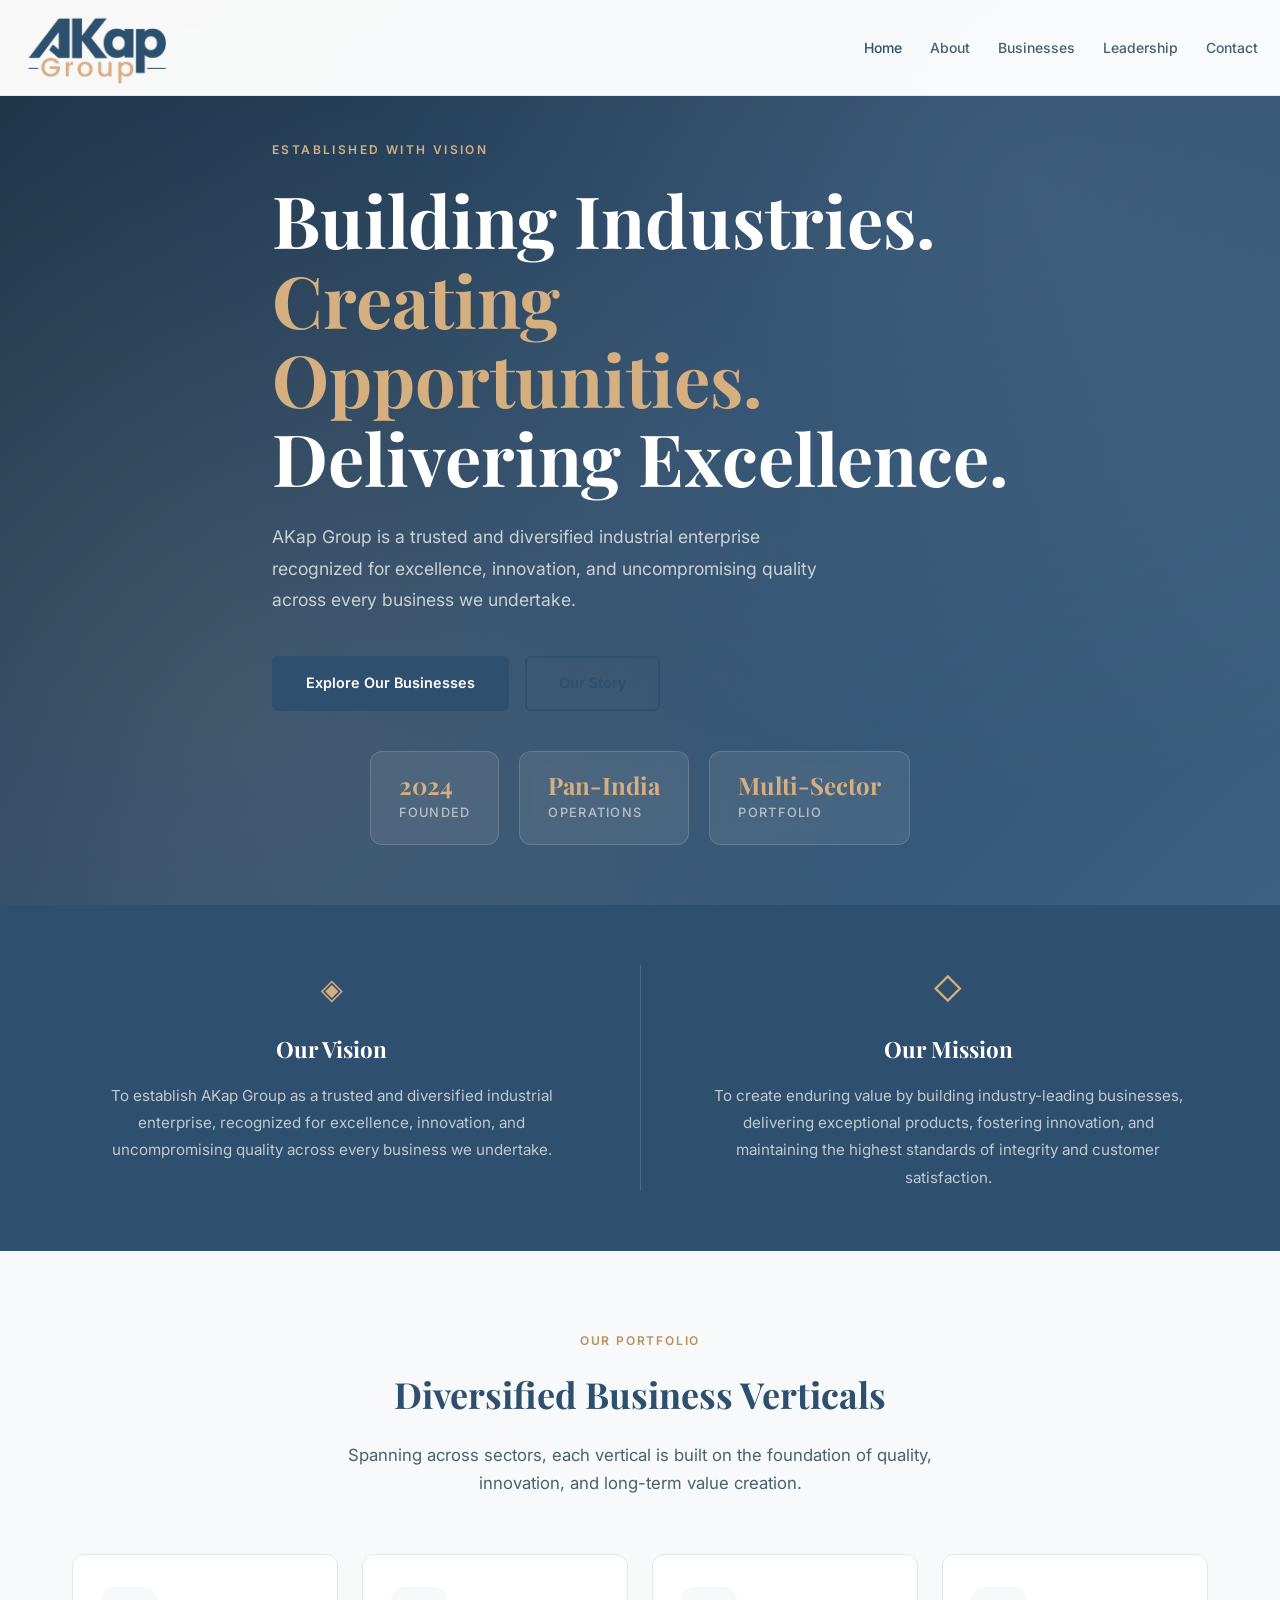
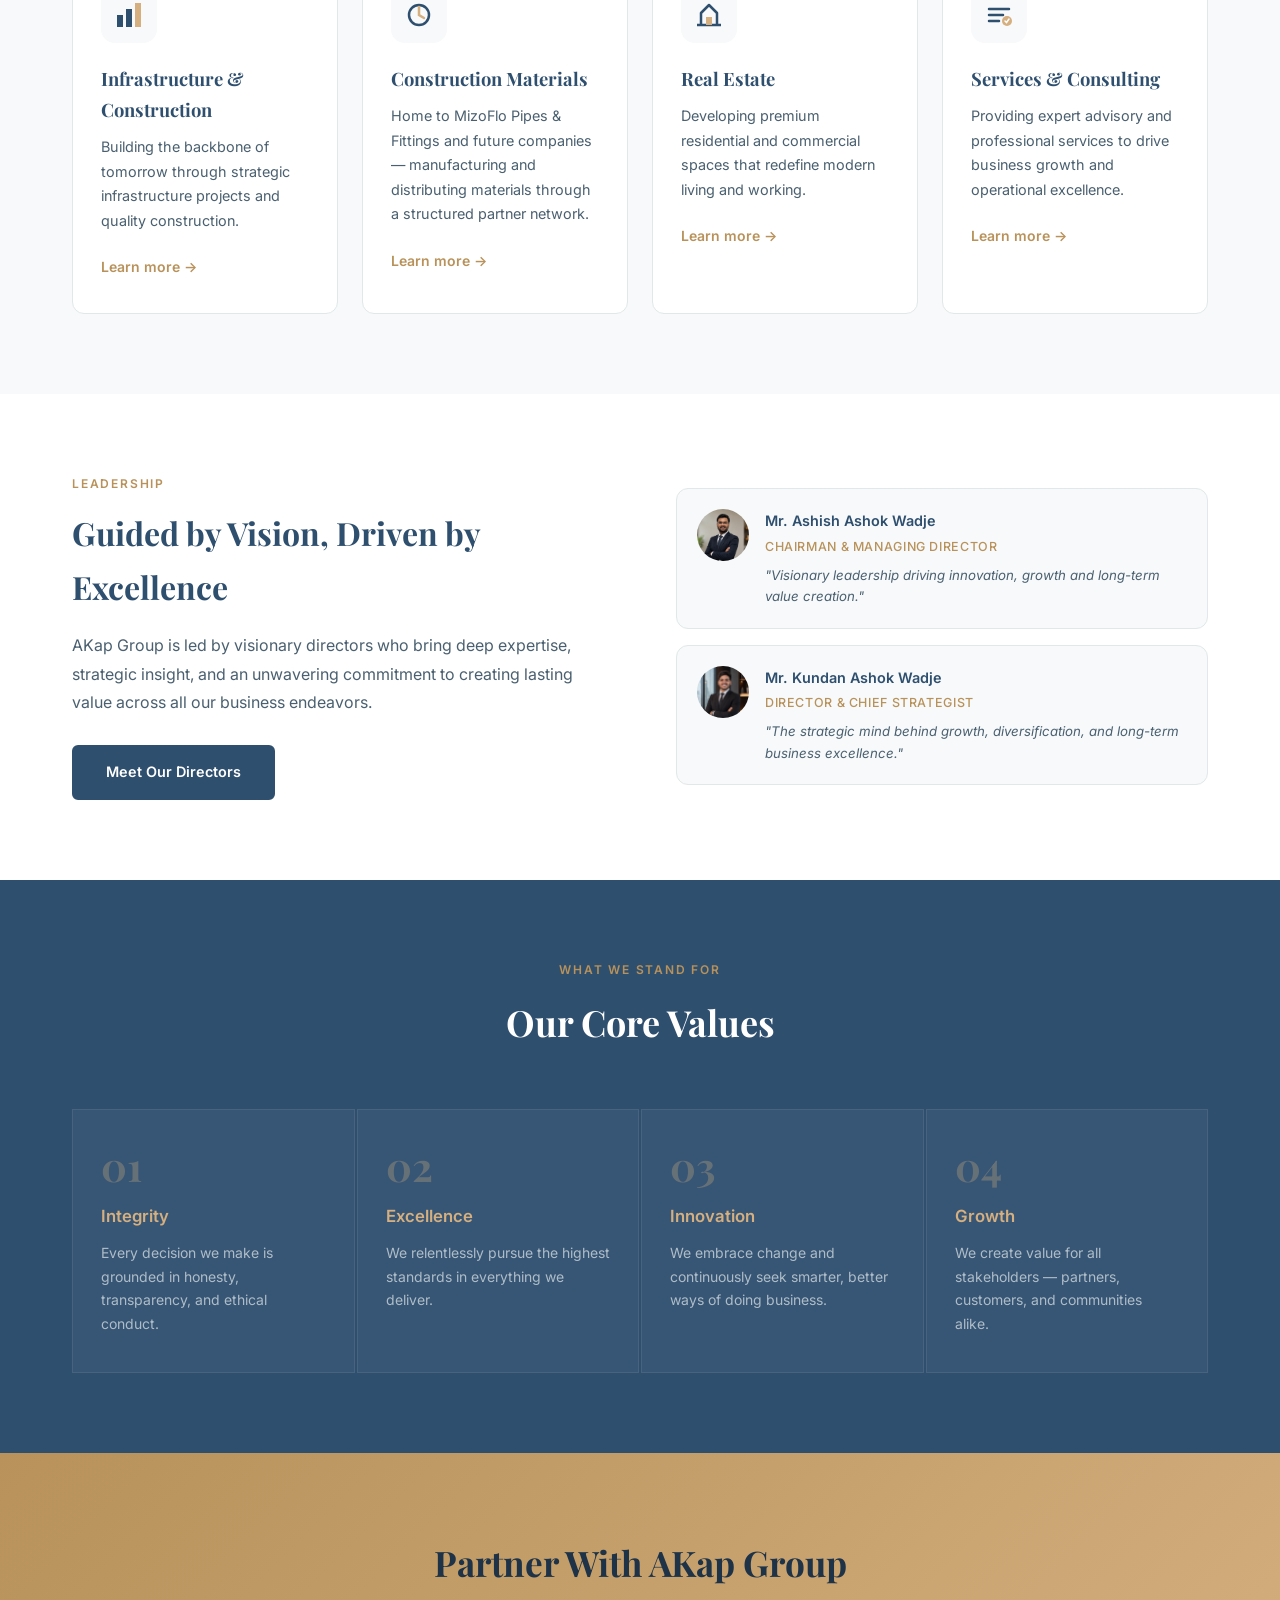
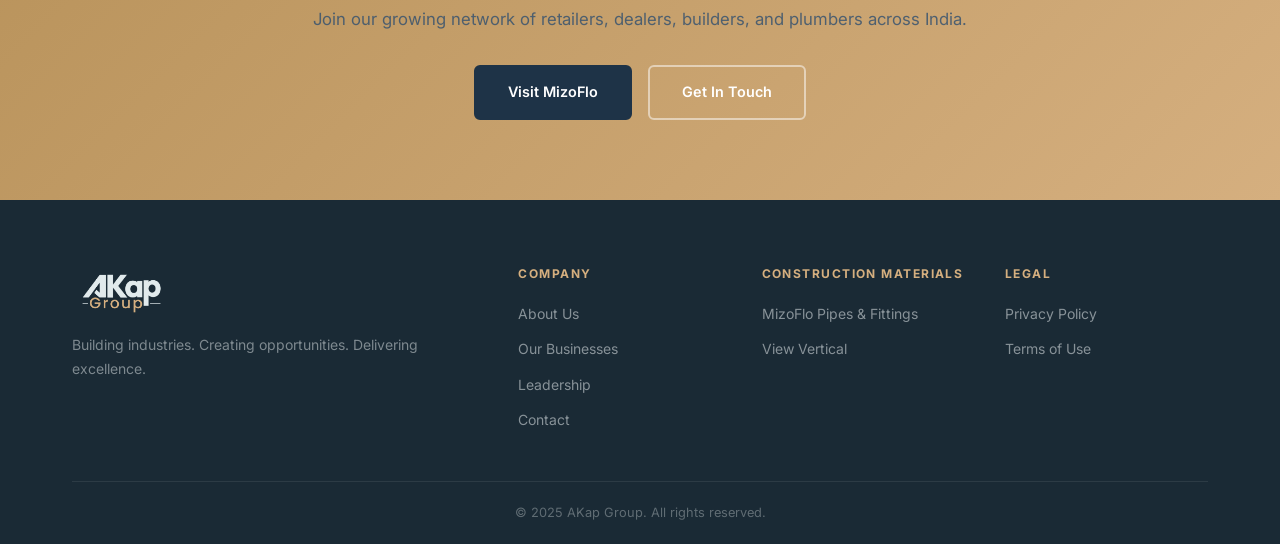
<file: index.html>
<!DOCTYPE html>
<html lang="en">
<head>
<meta charset="UTF-8">
<meta name="viewport" content="width=device-width, initial-scale=1.0">
<title>AKap Group | Building Industries. Creating Opportunities.</title>
<link rel="preconnect" href="https://fonts.googleapis.com">
<link href="https://fonts.googleapis.com/css2?family=Inter:wght@300;400;500;600;700&family=Playfair+Display:wght@400;600;700&display=swap" rel="stylesheet">
<link rel="stylesheet" href="style.css">
</head>
<body>

<!-- Navigation -->
<nav class="navbar" id="navbar">
  <div class="nav-container">
   <a href="index.html" class="nav-logo">
    <img src="images/logo-light.png" alt="AKap Group" class="site-logo">
</a>
    <button class="hamburger" id="hamburger" aria-label="Toggle menu">
      <span></span><span></span><span></span>
    </button>
    <ul class="nav-links" id="navLinks">
      <li><a href="index.html" class="active">Home</a></li>
      <li><a href="about.html">About</a></li>
      <li class="nav-dropdown">
        <a href="businesses.html" class="nav-dropdown-toggle">Businesses</a>
        <div class="nav-dropdown-panel">
          <div class="nav-dropdown-area">
            <a href="construction-materials.html" class="nav-dropdown-area-link">
              <span>Construction Materials</span>
              <span class="nav-dropdown-area-arrow">›</span>
            </a>
            <div class="nav-dropdown-brands">
              <a href="mizoflo.html" class="nav-dropdown-brand-link">MizoFlo Pipes &amp; Fittings</a>
            </div>
          </div>
        </div>
      </li>
      <li><a href="directors.html">Leadership</a></li>
      <li><a href="contact.html">Contact</a></li>
    </ul>
  </div>
</nav>

<!-- Hero Section -->
<section class="hero">
  <div class="hero-bg-pattern"></div>
  <div class="hero-content">
    <div class="hero-eyebrow">Established with Vision</div>
    <h1 class="hero-title">
      Building Industries.<br>
      <span class="hero-title-accent">Creating Opportunities.</span><br>
      Delivering Excellence.
    </h1>
    <p class="hero-subtitle">AKap Group is a trusted and diversified industrial enterprise recognized for excellence, innovation, and uncompromising quality across every business we undertake.</p>
    <div class="hero-actions">
      <a href="businesses.html" class="btn-primary">Explore Our Businesses</a>
      <a href="about.html" class="btn-secondary">Our Story</a>
    </div>
  </div>
  <div class="hero-visual">
    <div class="hero-stat-card">
      <div class="stat-number">2024</div>
      <div class="stat-label">Founded</div>
    </div>
    <div class="hero-stat-card">
      <div class="stat-number">Pan-India</div>
      <div class="stat-label">Operations</div>
    </div>
    <div class="hero-stat-card">
      <div class="stat-number">Multi-Sector</div>
      <div class="stat-label">Portfolio</div>
    </div>
  </div>
</section>

<!-- Mission & Vision Strip -->
<section class="mission-strip">
  <div class="container">
    <div class="mission-grid">
      <div class="mission-card">
        <div class="mission-icon">◈</div>
        <h3>Our Vision</h3>
        <p>To establish AKap Group as a trusted and diversified industrial enterprise, recognized for excellence, innovation, and uncompromising quality across every business we undertake.</p>
      </div>
      <div class="mission-divider"></div>
      <div class="mission-card">
        <div class="mission-icon">◇</div>
        <h3>Our Mission</h3>
        <p>To create enduring value by building industry-leading businesses, delivering exceptional products, fostering innovation, and maintaining the highest standards of integrity and customer satisfaction.</p>
      </div>
    </div>
  </div>
</section>

<!-- Business Verticals -->
<section class="section businesses-section">
  <div class="container">
    <div class="section-header">
      <div class="section-eyebrow">Our Portfolio</div>
      <h2>Diversified Business Verticals</h2>
      <p>Spanning across sectors, each vertical is built on the foundation of quality, innovation, and long-term value creation.</p>
    </div>
    <div class="business-grid">
      <div class="business-card">
        <div class="business-icon-wrap">
          <svg width="32" height="32" viewBox="0 0 32 32" fill="none"><rect x="4" y="16" width="6" height="12" fill="#2F4F6F"/><rect x="13" y="10" width="6" height="18" fill="#2F4F6F"/><rect x="22" y="4" width="6" height="24" fill="#D5AF7F"/></svg>
        </div>
        <h3>Infrastructure & Construction</h3>
        <p>Building the backbone of tomorrow through strategic infrastructure projects and quality construction.</p>
        <a href="businesses.html" class="card-link">Learn more →</a>
      </div>
      <div class="business-card">
        <div class="business-icon-wrap">
          <svg width="32" height="32" viewBox="0 0 32 32" fill="none"><circle cx="16" cy="16" r="10" stroke="#2F4F6F" stroke-width="2.5"/><path d="M16 8v8l5 3" stroke="#D5AF7F" stroke-width="2.5" stroke-linecap="round"/></svg>
        </div>
        <h3>Construction Materials</h3>
        <p>Home to MizoFlo Pipes &amp; Fittings and future companies — manufacturing and distributing materials through a structured partner network.</p>
        <a href="construction-materials.html" class="card-link">Learn more →</a>
      </div>
      <div class="business-card">
        <div class="business-icon-wrap">
          <svg width="32" height="32" viewBox="0 0 32 32" fill="none"><path d="M4 26h24M8 26V14l8-8 8 8v12" stroke="#2F4F6F" stroke-width="2.5" stroke-linejoin="round"/><rect x="13" y="18" width="6" height="8" fill="#D5AF7F"/></svg>
        </div>
        <h3>Real Estate</h3>
        <p>Developing premium residential and commercial spaces that redefine modern living and working.</p>
        <a href="businesses.html" class="card-link">Learn more →</a>
      </div>
      <div class="business-card">
        <div class="business-icon-wrap">
          <svg width="32" height="32" viewBox="0 0 32 32" fill="none"><path d="M6 10h20M6 16h14M6 22h10" stroke="#2F4F6F" stroke-width="2.5" stroke-linecap="round"/><circle cx="24" cy="22" r="5" fill="#D5AF7F"/><path d="M22 22l1.5 1.5L26 20" stroke="white" stroke-width="1.5" stroke-linecap="round"/></svg>
        </div>
        <h3>Services & Consulting</h3>
        <p>Providing expert advisory and professional services to drive business growth and operational excellence.</p>
        <a href="businesses.html" class="card-link">Learn more →</a>
      </div>
    </div>
  </div>
</section>

<!-- Leadership Teaser -->
<section class="section leadership-teaser">
  <div class="container">
    <div class="leadership-inner">
      <div class="leadership-text">
        <div class="section-eyebrow">Leadership</div>
        <h2>Guided by Vision, Driven by Excellence</h2>
        <p>AKap Group is led by visionary directors who bring deep expertise, strategic insight, and an unwavering commitment to creating lasting value across all our business endeavors.</p>
        <a href="directors.html" class="btn-primary">Meet Our Directors</a>
      </div>
      <div class="leadership-cards">
        <div class="leader-preview-card">
          <img src="images/ashish.png"
     class="leader-avatar-img"
     alt="Ashish">
          <div class="leader-info">
            <div class="leader-name">Mr. Ashish Ashok Wadje</div>
            <div class="leader-title">Chairman & Managing Director</div>
            <div class="leader-quote">"Visionary leadership driving innovation, growth and long-term value creation."</div>
          </div>
        </div>
        <div class="leader-preview-card">
          <img src="images/kundan.png"
     class="leader-avatar-img"
     alt="Kundan">
          <div class="leader-info">
            <div class="leader-name">Mr. Kundan Ashok Wadje</div>
            <div class="leader-title">Director & Chief Strategist</div>
            <div class="leader-quote">"The strategic mind behind growth, diversification, and long-term business excellence."</div>
          </div>
        </div>
      </div>
    </div>
  </div>
</section>

<!-- Values Section -->
<section class="section values-section">
  <div class="container">
    <div class="section-header">
      <div class="section-eyebrow">What We Stand For</div>
      <h2>Our Core Values</h2>
    </div>
    <div class="values-grid">
      <div class="value-item">
        <div class="value-number">01</div>
        <h4>Integrity</h4>
        <p>Every decision we make is grounded in honesty, transparency, and ethical conduct.</p>
      </div>
      <div class="value-item">
        <div class="value-number">02</div>
        <h4>Excellence</h4>
        <p>We relentlessly pursue the highest standards in everything we deliver.</p>
      </div>
      <div class="value-item">
        <div class="value-number">03</div>
        <h4>Innovation</h4>
        <p>We embrace change and continuously seek smarter, better ways of doing business.</p>
      </div>
      <div class="value-item">
        <div class="value-number">04</div>
        <h4>Growth</h4>
        <p>We create value for all stakeholders — partners, customers, and communities alike.</p>
      </div>
    </div>
  </div>
</section>

<!-- CTA Section -->
<section class="cta-section">
  <div class="container">
    <div class="cta-inner">
      <h2>Partner With AKap Group</h2>
      <p>Join our growing network of retailers, dealers, builders, and plumbers across India.</p>
      <div class="cta-actions">
        <a href="mizoflo.html" class="btn-primary">Visit MizoFlo</a>
        <a href="contact.html" class="btn-secondary-light">Get In Touch</a>
      </div>
    </div>
  </div>
</section>

<!-- Footer -->
<footer class="footer">
  <div class="container">
    <div class="footer-grid">
      <div class="footer-brand">
        <div class="footer-logo">
    <img src="images/logo-dark.png" class="footer-logo-img" alt="AKap Group">
</div>
        <p>Building industries. Creating opportunities. Delivering excellence.</p>
      </div>
      <div class="footer-links">
        <h5>Company</h5>
        <ul>
          <li><a href="about.html">About Us</a></li>
          <li><a href="businesses.html">Our Businesses</a></li>
          <li><a href="directors.html">Leadership</a></li>
          <li><a href="contact.html">Contact</a></li>
        </ul>
      </div>
      <div class="footer-links">
        <h5>Construction Materials</h5>
        <ul>
          <li><a href="mizoflo.html">MizoFlo Pipes &amp; Fittings</a></li>
          <li><a href="construction-materials.html">View Vertical</a></li>
        </ul>
      </div>
      <div class="footer-links">
        <h5>Legal</h5>
        <ul>
          <li><a href="#">Privacy Policy</a></li>
          <li><a href="#">Terms of Use</a></li>
        </ul>
      </div>
    </div>
    <div class="footer-bottom">
      <p>© 2025 AKap Group. All rights reserved.</p>
    </div>
  </div>
</footer>

<script src="main.js"></script>
</body>
</html>
</file>
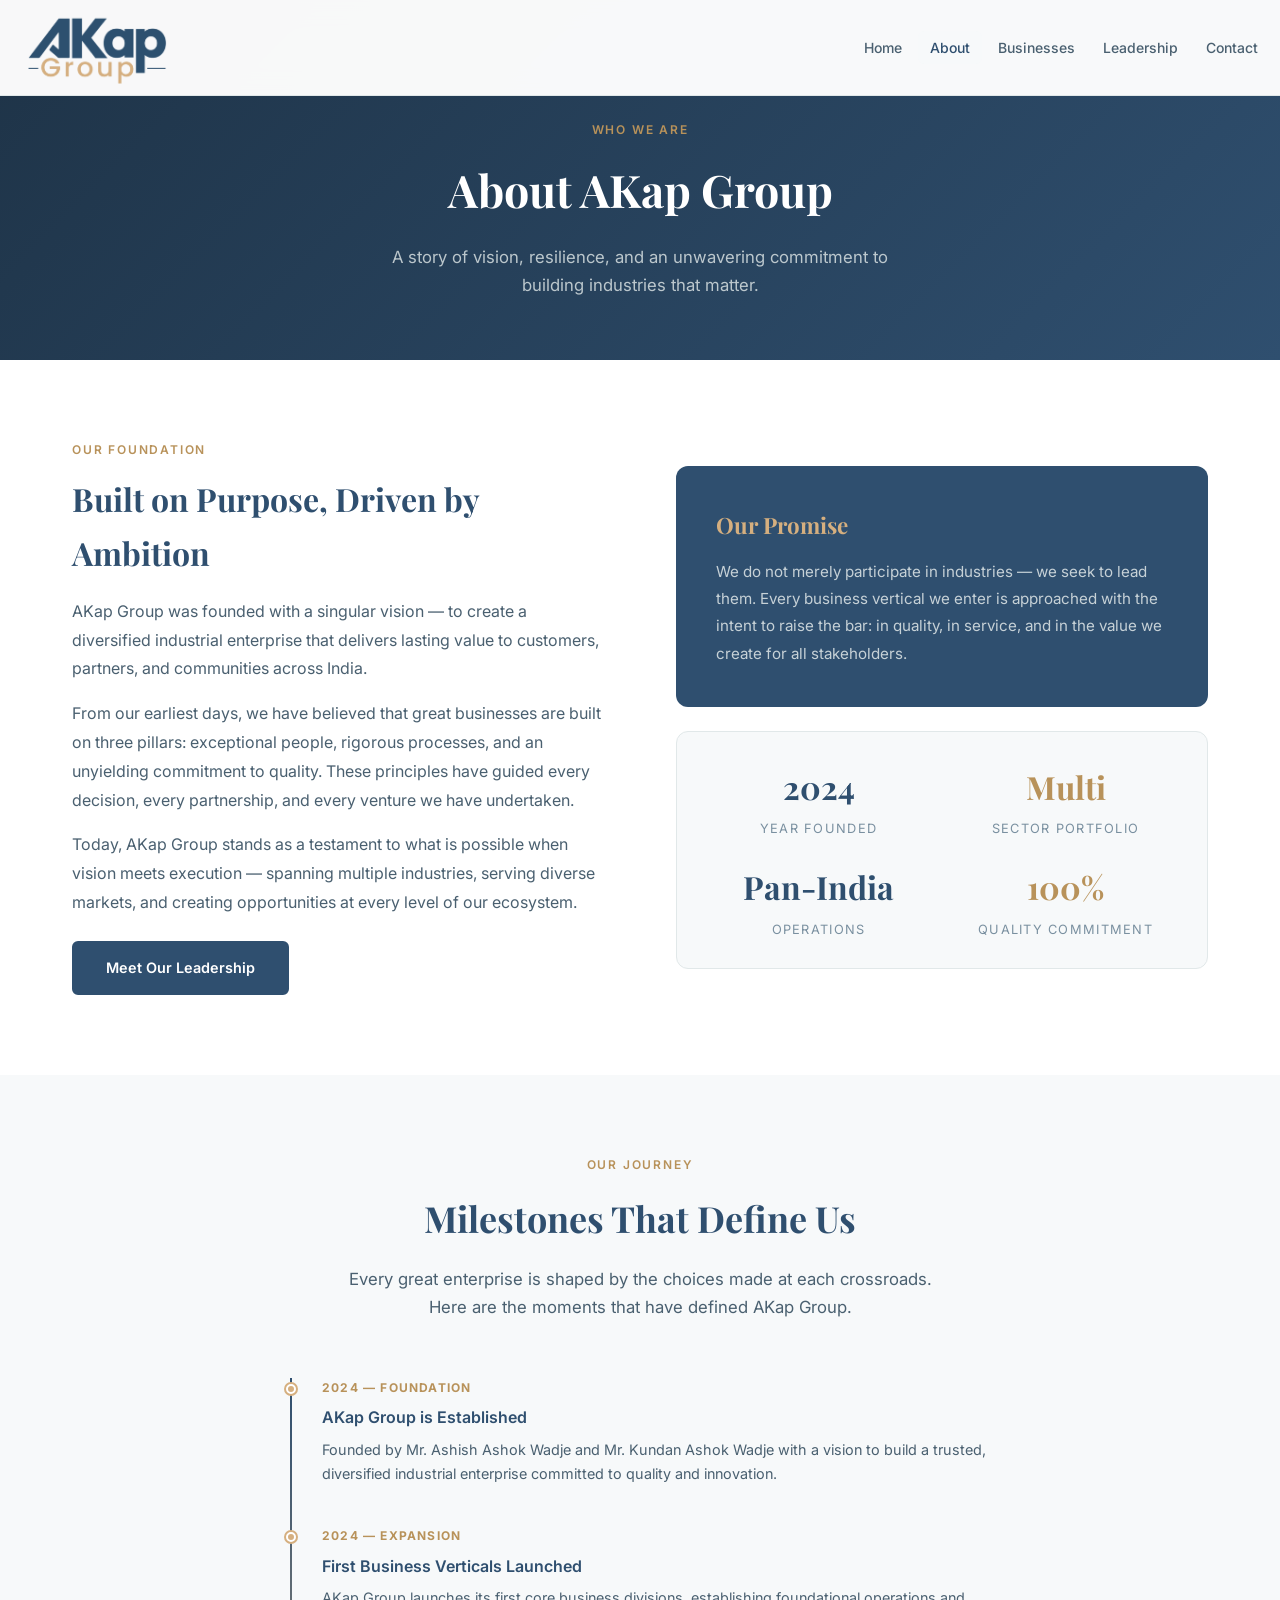
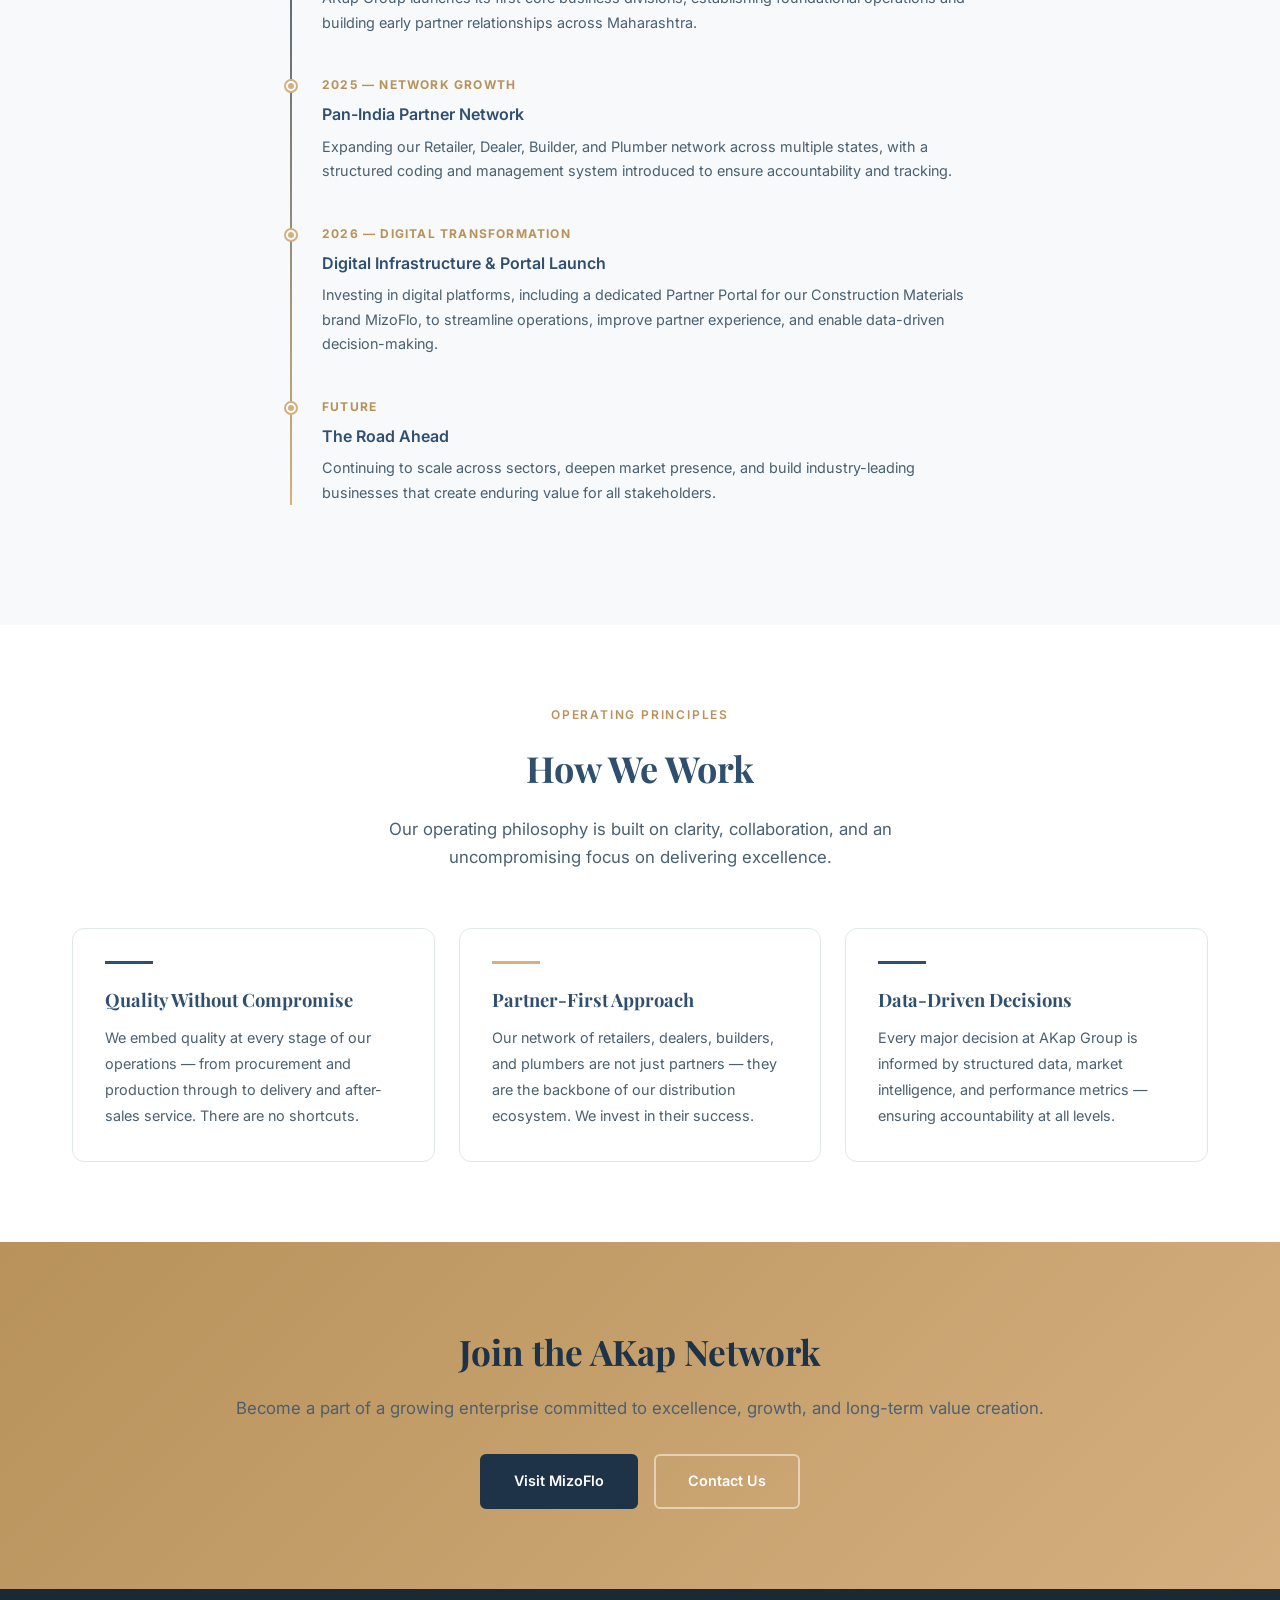
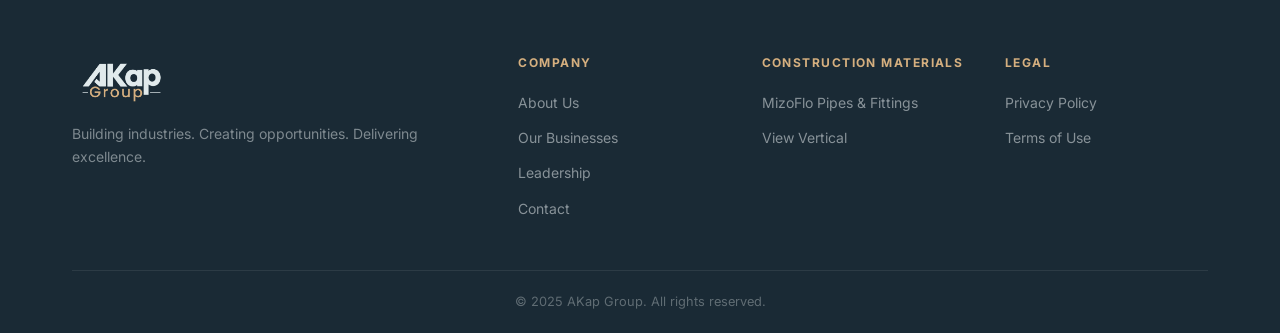
<file: about.html>
<!DOCTYPE html>
<html lang="en">
<head>
<meta charset="UTF-8">
<meta name="viewport" content="width=device-width, initial-scale=1.0">
<title>About Us | AKap Group</title>
<link rel="preconnect" href="https://fonts.googleapis.com">
<link href="https://fonts.googleapis.com/css2?family=Inter:wght@300;400;500;600;700&family=Playfair+Display:wght@400;600;700&display=swap" rel="stylesheet">
<link rel="stylesheet" href="style.css">
</head>
<body>

<nav class="navbar" id="navbar">
  <div class="nav-container">
    <a href="index.html" class="nav-logo">
    <img src="images/logo-light.png" alt="AKap Group" class="site-logo">
</a>
    <button class="hamburger" id="hamburger" aria-label="Toggle menu"><span></span><span></span><span></span></button>
    <ul class="nav-links" id="navLinks">
      <li><a href="index.html">Home</a></li>
      <li><a href="about.html" class="active">About</a></li>
      <li class="nav-dropdown">
        <a href="businesses.html" class="nav-dropdown-toggle">Businesses</a>
        <div class="nav-dropdown-panel">
          <div class="nav-dropdown-area">
            <a href="construction-materials.html" class="nav-dropdown-area-link">
              <span>Construction Materials</span>
              <span class="nav-dropdown-area-arrow">›</span>
            </a>
            <div class="nav-dropdown-brands">
              <a href="mizoflo.html" class="nav-dropdown-brand-link">MizoFlo Pipes &amp; Fittings</a>
            </div>
          </div>
        </div>
      </li>
      <li><a href="directors.html">Leadership</a></li>
      <li><a href="contact.html">Contact</a></li>
    </ul>
  </div>
</nav>

<section class="page-hero">
  <div class="container">
    <div class="section-eyebrow">Who We Are</div>
    <h1>About AKap Group</h1>
    <p>A story of vision, resilience, and an unwavering commitment to building industries that matter.</p>
  </div>
</section>

<section class="section">
  <div class="container">
    <div class="about-intro">
      <div class="about-text">
        <div class="section-eyebrow">Our Foundation</div>
        <h2>Built on Purpose, Driven by Ambition</h2>
        <p>AKap Group was founded with a singular vision — to create a diversified industrial enterprise that delivers lasting value to customers, partners, and communities across India.</p>
        <p>From our earliest days, we have believed that great businesses are built on three pillars: exceptional people, rigorous processes, and an unyielding commitment to quality. These principles have guided every decision, every partnership, and every venture we have undertaken.</p>
        <p>Today, AKap Group stands as a testament to what is possible when vision meets execution — spanning multiple industries, serving diverse markets, and creating opportunities at every level of our ecosystem.</p>
        <a href="directors.html" class="btn-primary" style="margin-top: 8px;">Meet Our Leadership</a>
      </div>
      <div>
        <div class="about-highlight">
          <h3>Our Promise</h3>
          <p>We do not merely participate in industries — we seek to lead them. Every business vertical we enter is approached with the intent to raise the bar: in quality, in service, and in the value we create for all stakeholders.</p>
        </div>
        <div style="margin-top: 24px; background: var(--off-white); border: 1px solid var(--silver); border-radius: var(--radius-md); padding: 28px;">
          <div style="display: grid; grid-template-columns: 1fr 1fr; gap: 20px; text-align: center;">
            <div>
              <div style="font-family: var(--font-display); font-size: 2rem; font-weight: 700; color: var(--navy);">2024</div>
              <div style="font-size: 0.8rem; color: var(--text-light); text-transform: uppercase; letter-spacing: 0.1em; margin-top: 4px;">Year Founded</div>
            </div>
            <div>
              <div style="font-family: var(--font-display); font-size: 2rem; font-weight: 700; color: var(--gold-dark);">Multi</div>
              <div style="font-size: 0.8rem; color: var(--text-light); text-transform: uppercase; letter-spacing: 0.1em; margin-top: 4px;">Sector Portfolio</div>
            </div>
            <div>
              <div style="font-family: var(--font-display); font-size: 2rem; font-weight: 700; color: var(--navy);">Pan-India</div>
              <div style="font-size: 0.8rem; color: var(--text-light); text-transform: uppercase; letter-spacing: 0.1em; margin-top: 4px;">Operations</div>
            </div>
            <div>
              <div style="font-family: var(--font-display); font-size: 2rem; font-weight: 700; color: var(--gold-dark);">100%</div>
              <div style="font-size: 0.8rem; color: var(--text-light); text-transform: uppercase; letter-spacing: 0.1em; margin-top: 4px;">Quality Commitment</div>
            </div>
          </div>
        </div>
      </div>
    </div>
  </div>
</section>

<section class="section" style="background: var(--off-white);">
  <div class="container">
    <div class="section-header">
      <div class="section-eyebrow">Our Journey</div>
      <h2>Milestones That Define Us</h2>
      <p>Every great enterprise is shaped by the choices made at each crossroads. Here are the moments that have defined AKap Group.</p>
    </div>
    <div style="max-width: 700px; margin: 0 auto;">
      <div class="timeline">
        <div class="timeline-item">
          <div class="timeline-year">2024 — Foundation</div>
          <h4>AKap Group is Established</h4>
          <p>Founded by Mr. Ashish Ashok Wadje and Mr. Kundan Ashok Wadje with a vision to build a trusted, diversified industrial enterprise committed to quality and innovation.</p>
        </div>
        <div class="timeline-item">
          <div class="timeline-year">2024 — Expansion</div>
          <h4>First Business Verticals Launched</h4>
          <p>AKap Group launches its first core business divisions, establishing foundational operations and building early partner relationships across Maharashtra.</p>
        </div>
        <div class="timeline-item">
          <div class="timeline-year">2025 — Network Growth</div>
          <h4>Pan-India Partner Network</h4>
          <p>Expanding our Retailer, Dealer, Builder, and Plumber network across multiple states, with a structured coding and management system introduced to ensure accountability and tracking.</p>
        </div>
        <div class="timeline-item">
          <div class="timeline-year">2026 — Digital Transformation</div>
          <h4>Digital Infrastructure &amp; Portal Launch</h4>
          <p>Investing in digital platforms, including a dedicated Partner Portal for our Construction Materials brand MizoFlo, to streamline operations, improve partner experience, and enable data-driven decision-making.</p>
        </div>
        <div class="timeline-item">
          <div class="timeline-year">Future</div>
          <h4>The Road Ahead</h4>
          <p>Continuing to scale across sectors, deepen market presence, and build industry-leading businesses that create enduring value for all stakeholders.</p>
        </div>
      </div>
    </div>
  </div>
</section>

<section class="section">
  <div class="container">
    <div class="section-header">
      <div class="section-eyebrow">Operating Principles</div>
      <h2>How We Work</h2>
      <p>Our operating philosophy is built on clarity, collaboration, and an uncompromising focus on delivering excellence.</p>
    </div>
    <div style="display: grid; grid-template-columns: repeat(auto-fit, minmax(280px, 1fr)); gap: 24px;">
      <div style="background: var(--white); border: 1px solid var(--silver); border-radius: var(--radius-md); padding: 32px;">
        <div style="width: 48px; height: 3px; background: var(--navy); margin-bottom: 20px;"></div>
        <h4 style="font-family: var(--font-display); font-size: 1.15rem; color: var(--navy); margin-bottom: 10px;">Quality Without Compromise</h4>
        <p style="font-size: 0.9rem; color: var(--text-mid); line-height: 1.8;">We embed quality at every stage of our operations — from procurement and production through to delivery and after-sales service. There are no shortcuts.</p>
      </div>
      <div style="background: var(--white); border: 1px solid var(--silver); border-radius: var(--radius-md); padding: 32px;">
        <div style="width: 48px; height: 3px; background: var(--gold); margin-bottom: 20px;"></div>
        <h4 style="font-family: var(--font-display); font-size: 1.15rem; color: var(--navy); margin-bottom: 10px;">Partner-First Approach</h4>
        <p style="font-size: 0.9rem; color: var(--text-mid); line-height: 1.8;">Our network of retailers, dealers, builders, and plumbers are not just partners — they are the backbone of our distribution ecosystem. We invest in their success.</p>
      </div>
      <div style="background: var(--white); border: 1px solid var(--silver); border-radius: var(--radius-md); padding: 32px;">
        <div style="width: 48px; height: 3px; background: var(--navy); margin-bottom: 20px;"></div>
        <h4 style="font-family: var(--font-display); font-size: 1.15rem; color: var(--navy); margin-bottom: 10px;">Data-Driven Decisions</h4>
        <p style="font-size: 0.9rem; color: var(--text-mid); line-height: 1.8;">Every major decision at AKap Group is informed by structured data, market intelligence, and performance metrics — ensuring accountability at all levels.</p>
      </div>
    </div>
  </div>
</section>

<section class="cta-section">
  <div class="container">
    <div class="cta-inner">
      <h2>Join the AKap Network</h2>
      <p>Become a part of a growing enterprise committed to excellence, growth, and long-term value creation.</p>
      <div class="cta-actions">
        <a href="mizoflo.html" class="btn-primary">Visit MizoFlo</a>
        <a href="contact.html" class="btn-secondary-light">Contact Us</a>
      </div>
    </div>
  </div>
</section>

<footer class="footer">
  <div class="container">
    <div class="footer-grid">
      <div class="footer-brand">
       <div class="footer-logo">
    <img src="images/logo-dark.png" class="footer-logo-img" alt="AKap Group">
</div>
        <p>Building industries. Creating opportunities. Delivering excellence.</p>
      </div>
      <div class="footer-links"><h5>Company</h5><ul><li><a href="about.html">About Us</a></li><li><a href="businesses.html">Our Businesses</a></li><li><a href="directors.html">Leadership</a></li><li><a href="contact.html">Contact</a></li></ul></div>
      <div class="footer-links"><h5>Construction Materials</h5><ul><li><a href="mizoflo.html">MizoFlo Pipes &amp; Fittings</a></li><li><a href="construction-materials.html">View Vertical</a></li></ul></div>
      <div class="footer-links"><h5>Legal</h5><ul><li><a href="#">Privacy Policy</a></li><li><a href="#">Terms of Use</a></li></ul></div>
    </div>
    <div class="footer-bottom"><p>© 2025 AKap Group. All rights reserved.</p></div>
  </div>
</footer>

<script src="main.js"></script>
</body>
</html>
</file>
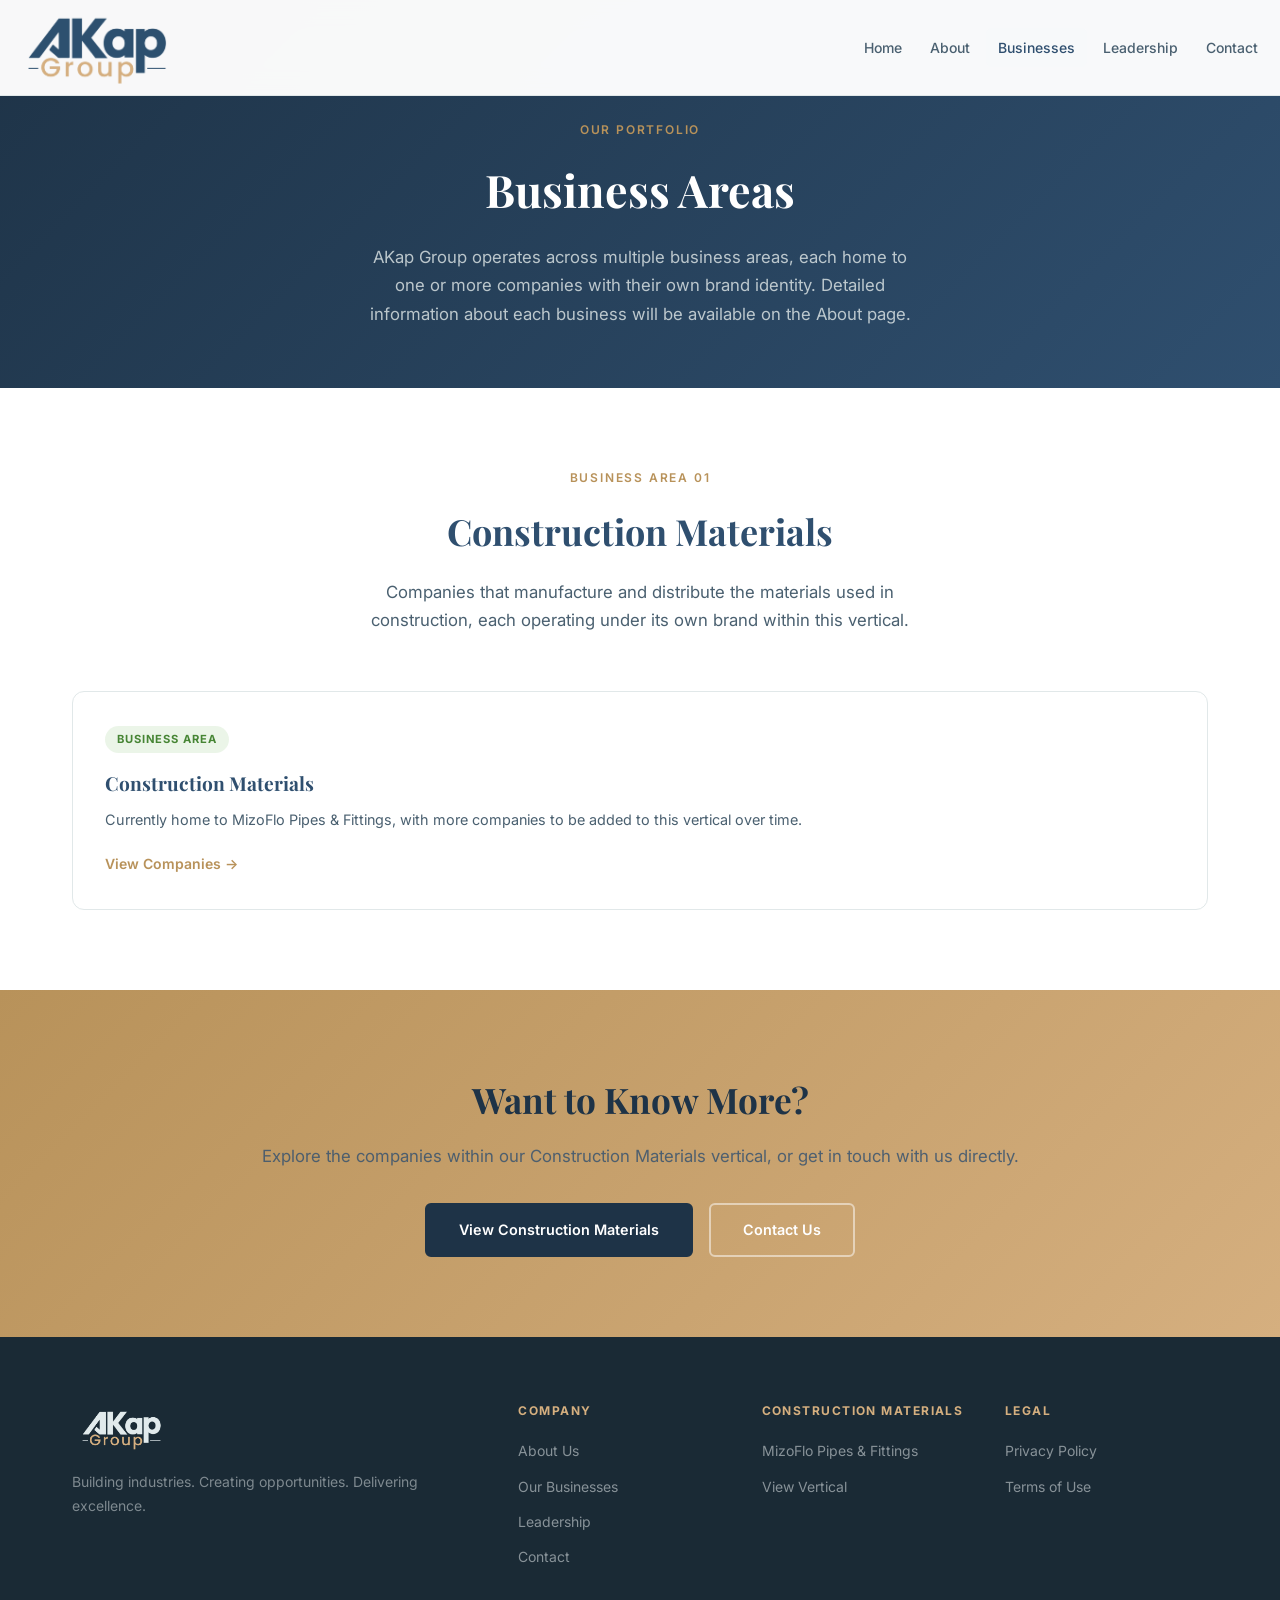
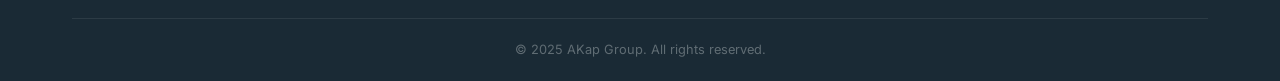
<file: businesses.html>
<!DOCTYPE html>
<html lang="en">
<head>
<meta charset="UTF-8">
<meta name="viewport" content="width=device-width, initial-scale=1.0">
<title>Business Areas | AKap Group</title>
<link rel="preconnect" href="https://fonts.googleapis.com">
<link href="https://fonts.googleapis.com/css2?family=Inter:wght@300;400;500;600;700&family=Playfair+Display:wght@400;600;700&display=swap" rel="stylesheet">
<link rel="stylesheet" href="style.css">
</head>
<body>

<nav class="navbar" id="navbar">
  <div class="nav-container">
    <a href="index.html" class="nav-logo">
    <img src="images/logo-light.png" alt="AKap Group" class="site-logo">
</a>
    <button class="hamburger" id="hamburger" aria-label="Toggle menu"><span></span><span></span><span></span></button>
    <ul class="nav-links" id="navLinks">
      <li><a href="index.html">Home</a></li>
      <li><a href="about.html">About</a></li>
      <li class="nav-dropdown">
        <a href="businesses.html" class="nav-dropdown-toggle active">Businesses</a>
        <div class="nav-dropdown-panel">
          <div class="nav-dropdown-area">
            <a href="construction-materials.html" class="nav-dropdown-area-link">
              <span>Construction Materials</span>
              <span class="nav-dropdown-area-arrow">›</span>
            </a>
            <div class="nav-dropdown-brands">
              <a href="mizoflo.html" class="nav-dropdown-brand-link">MizoFlo Pipes &amp; Fittings</a>
            </div>
          </div>
        </div>
      </li>
      <li><a href="directors.html">Leadership</a></li>
      <li><a href="contact.html">Contact</a></li>
    </ul>
  </div>
</nav>

<section class="page-hero">
  <div class="container">
    <div class="section-eyebrow">Our Portfolio</div>
    <h1>Business Areas</h1>
    <p>AKap Group operates across multiple business areas, each home to one or more companies with their own brand identity. Detailed information about each business will be available on the About page.</p>
  </div>
</section>

<section class="section">
  <div class="container">
    <div class="section-header">
      <div class="section-eyebrow">Business Area 01</div>
      <h2>Construction Materials</h2>
      <p>Companies that manufacture and distribute the materials used in construction, each operating under its own brand within this vertical.</p>
    </div>
    <div class="area-grid">
      <a href="construction-materials.html" class="area-card">
        <div class="area-card-tag" style="background:rgba(95,173,65,0.12);color:#468534;">Business Area</div>
        <h3>Construction Materials</h3>
        <p>Currently home to MizoFlo Pipes &amp; Fittings, with more companies to be added to this vertical over time.</p>
        <span class="card-link">View Companies →</span>
      </a>
    </div>
  </div>
</section>

<section class="cta-section">
  <div class="container">
    <div class="cta-inner">
      <h2>Want to Know More?</h2>
      <p>Explore the companies within our Construction Materials vertical, or get in touch with us directly.</p>
      <div class="cta-actions">
        <a href="construction-materials.html" class="btn-primary">View Construction Materials</a>
        <a href="contact.html" class="btn-secondary-light">Contact Us</a>
      </div>
    </div>
  </div>
</section>

<footer class="footer">
  <div class="container">
    <div class="footer-grid">
      <div class="footer-brand">
        <div class="footer-logo">
    <img src="images/logo-dark.png" class="footer-logo-img" alt="AKap Group">
</div>
        <p>Building industries. Creating opportunities. Delivering excellence.</p>
      </div>
      <div class="footer-links"><h5>Company</h5><ul><li><a href="about.html">About Us</a></li><li><a href="businesses.html">Our Businesses</a></li><li><a href="directors.html">Leadership</a></li><li><a href="contact.html">Contact</a></li></ul></div>
      <div class="footer-links"><h5>Construction Materials</h5><ul><li><a href="mizoflo.html">MizoFlo Pipes &amp; Fittings</a></li><li><a href="construction-materials.html">View Vertical</a></li></ul></div>
      <div class="footer-links"><h5>Legal</h5><ul><li><a href="#">Privacy Policy</a></li><li><a href="#">Terms of Use</a></li></ul></div>
    </div>
    <div class="footer-bottom"><p>© 2025 AKap Group. All rights reserved.</p></div>
  </div>
</footer>

<script src="main.js"></script>
</body>
</html>
</file>
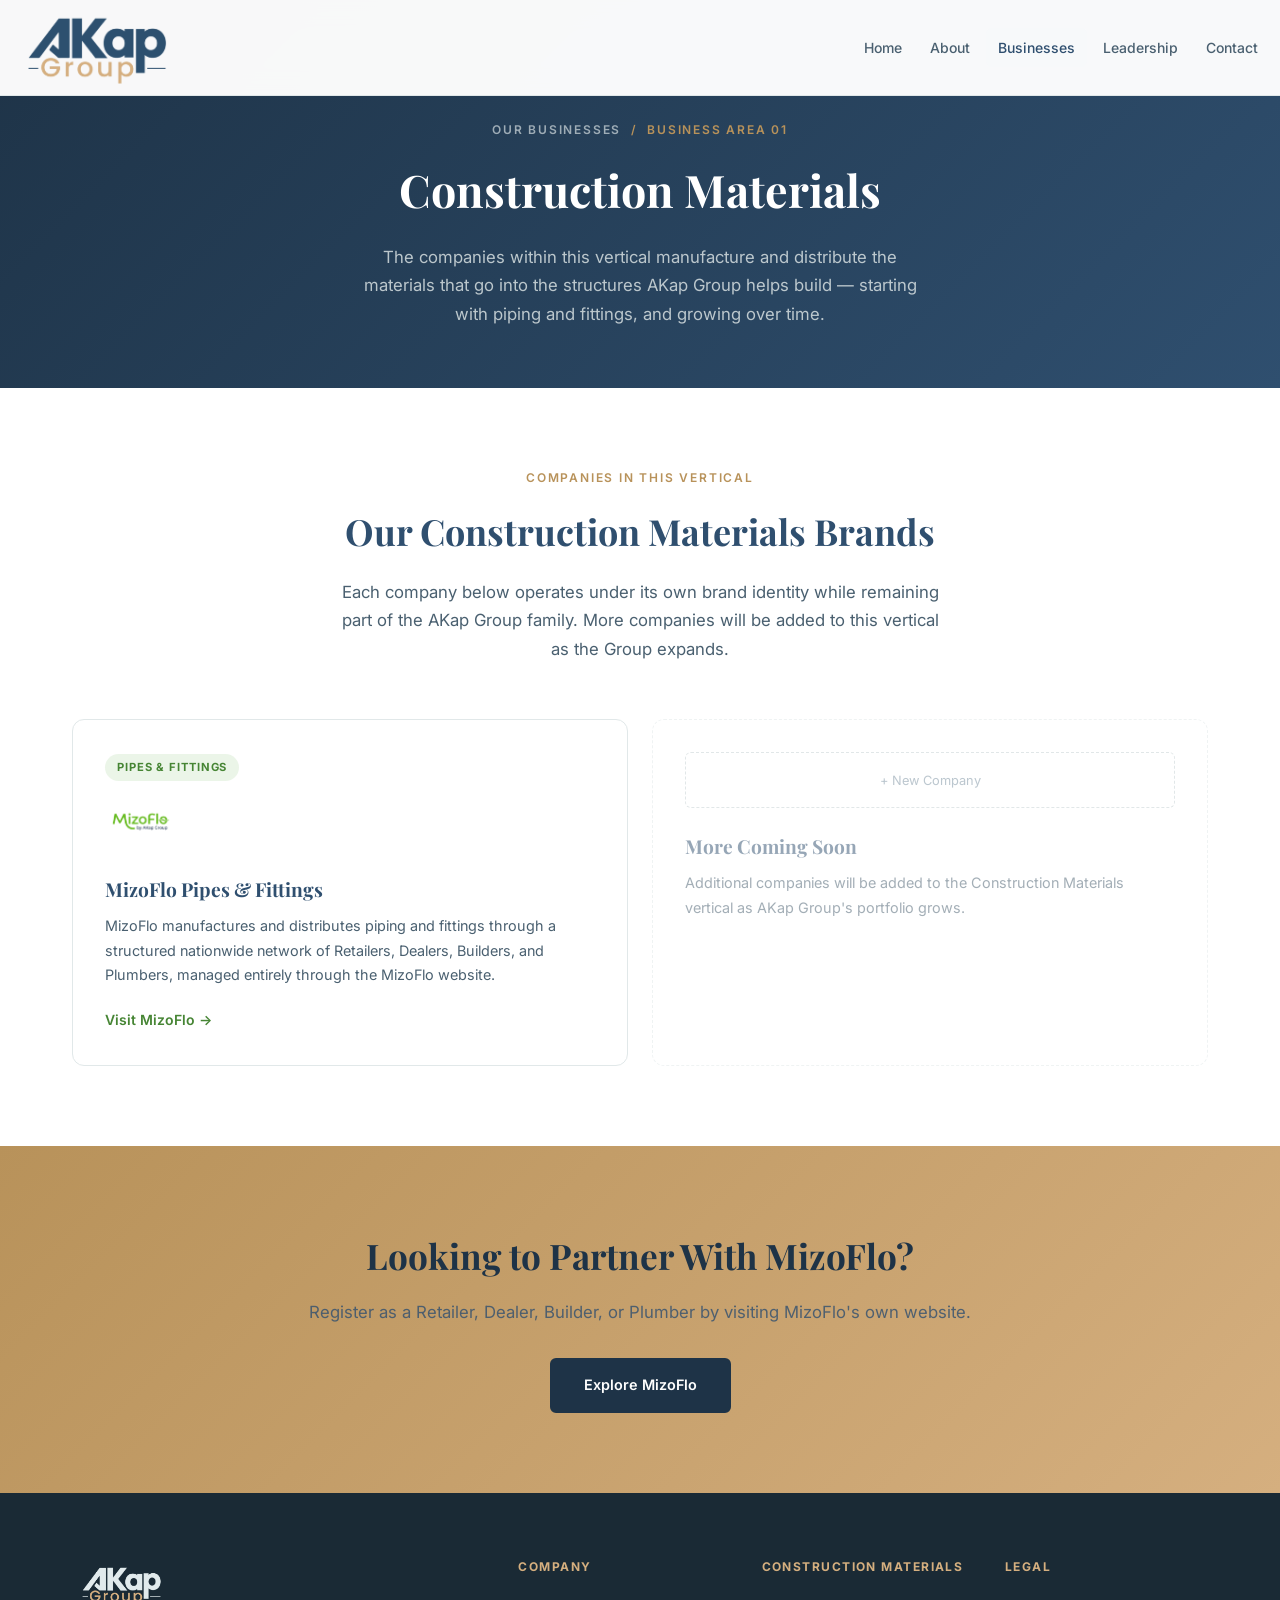
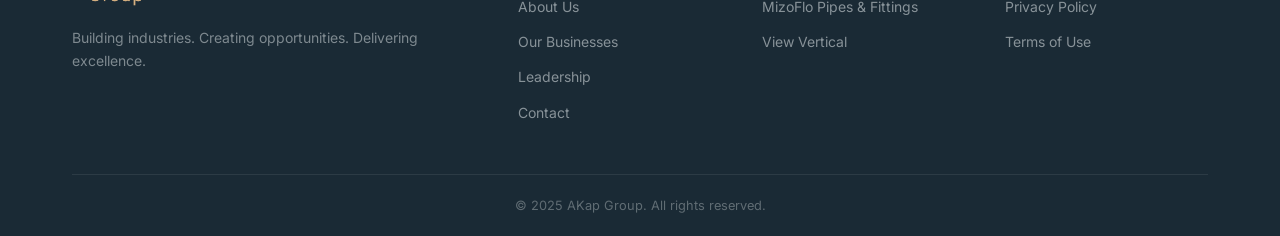
<file: construction-materials.html>
<!DOCTYPE html>
<html lang="en">
<head>
<meta charset="UTF-8">
<meta name="viewport" content="width=device-width, initial-scale=1.0">
<title>Construction Materials | AKap Group</title>
<link rel="preconnect" href="https://fonts.googleapis.com">
<link href="https://fonts.googleapis.com/css2?family=Inter:wght@300;400;500;600;700&family=Playfair+Display:wght@400;600;700&display=swap" rel="stylesheet">
<link rel="stylesheet" href="style.css">
</head>
<body>

<nav class="navbar" id="navbar">
  <div class="nav-container">
    <a href="index.html" class="nav-logo">
    <img src="images/logo-light.png" alt="AKap Group" class="site-logo">
</a>
    <button class="hamburger" id="hamburger" aria-label="Toggle menu"><span></span><span></span><span></span></button>
    <ul class="nav-links" id="navLinks">
      <li><a href="index.html">Home</a></li>
      <li><a href="about.html">About</a></li>
      <li class="nav-dropdown">
        <a href="businesses.html" class="nav-dropdown-toggle active">Businesses</a>
        <div class="nav-dropdown-panel">
          <div class="nav-dropdown-area">
            <a href="construction-materials.html" class="nav-dropdown-area-link">
              <span>Construction Materials</span>
              <span class="nav-dropdown-area-arrow">›</span>
            </a>
            <div class="nav-dropdown-brands">
              <a href="mizoflo.html" class="nav-dropdown-brand-link">MizoFlo Pipes &amp; Fittings</a>
            </div>
          </div>
        </div>
      </li>
      <li><a href="directors.html">Leadership</a></li>
      <li><a href="contact.html">Contact</a></li>
    </ul>
  </div>
</nav>

<section class="page-hero">
  <div class="container">
    <div class="section-eyebrow"><a href="businesses.html" style="color:rgba(225,232,233,0.65);text-decoration:none;">Our Businesses</a> &nbsp;/&nbsp; Business Area 01</div>
    <h1>Construction Materials</h1>
    <p>The companies within this vertical manufacture and distribute the materials that go into the structures AKap Group helps build — starting with piping and fittings, and growing over time.</p>
  </div>
</section>

<section class="section">
  <div class="container">
    <div class="section-header">
      <div class="section-eyebrow">Companies in This Vertical</div>
      <h2>Our Construction Materials Brands</h2>
      <p>Each company below operates under its own brand identity while remaining part of the AKap Group family. More companies will be added to this vertical as the Group expands.</p>
    </div>

    <div class="area-grid">
      <a href="mizoflo.html" class="area-card">
        <div class="area-card-tag" style="background:rgba(95,173,65,0.12);color:#468534;">Pipes &amp; Fittings</div>
        <div class="area-card-logo-wrap">
          <img src="images/mizoflo-logo.png" alt="MizoFlo Pipes and Fittings" class="area-card-logo">
        </div>
        <h3>MizoFlo Pipes &amp; Fittings</h3>
        <p>MizoFlo manufactures and distributes piping and fittings through a structured nationwide network of Retailers, Dealers, Builders, and Plumbers, managed entirely through the MizoFlo website.</p>
        <span class="card-link" style="color:#468534;">Visit MizoFlo →</span>
      </a>

      <!-- Future companies in this vertical will appear here as additional .area-card blocks -->
      <div class="area-card" style="opacity:0.5; cursor:default; pointer-events:none; border-style:dashed;">
        <div class="area-card-logo-wrap">
          <div style="width:100%;height:100%;display:flex;align-items:center;justify-content:center;border:1px dashed var(--silver-dark);border-radius:var(--radius-sm);color:var(--text-light);font-size:0.8rem;">+ New Company</div>
        </div>
        <h3>More Coming Soon</h3>
        <p>Additional companies will be added to the Construction Materials vertical as AKap Group's portfolio grows.</p>
      </div>
    </div>
  </div>
</section>

<section class="cta-section">
  <div class="container">
    <div class="cta-inner">
      <h2>Looking to Partner With MizoFlo?</h2>
      <p>Register as a Retailer, Dealer, Builder, or Plumber by visiting MizoFlo's own website.</p>
      <div class="cta-actions">
        <a href="mizoflo.html" class="btn-primary">Explore MizoFlo</a>
      </div>
    </div>
  </div>
</section>

<footer class="footer">
  <div class="container">
    <div class="footer-grid">
      <div class="footer-brand">
        <div class="footer-logo">
    <img src="images/logo-dark.png" class="footer-logo-img" alt="AKap Group">
</div>
        <p>Building industries. Creating opportunities. Delivering excellence.</p>
      </div>
      <div class="footer-links"><h5>Company</h5><ul><li><a href="about.html">About Us</a></li><li><a href="businesses.html">Our Businesses</a></li><li><a href="directors.html">Leadership</a></li><li><a href="contact.html">Contact</a></li></ul></div>
      <div class="footer-links"><h5>Construction Materials</h5><ul><li><a href="mizoflo.html">MizoFlo Pipes &amp; Fittings</a></li><li><a href="construction-materials.html">View Vertical</a></li></ul></div>
      <div class="footer-links"><h5>Legal</h5><ul><li><a href="#">Privacy Policy</a></li><li><a href="#">Terms of Use</a></li></ul></div>
    </div>
    <div class="footer-bottom"><p>© 2025 AKap Group. All rights reserved.</p></div>
  </div>
</footer>

<script src="main.js"></script>
</body>
</html>
</file>
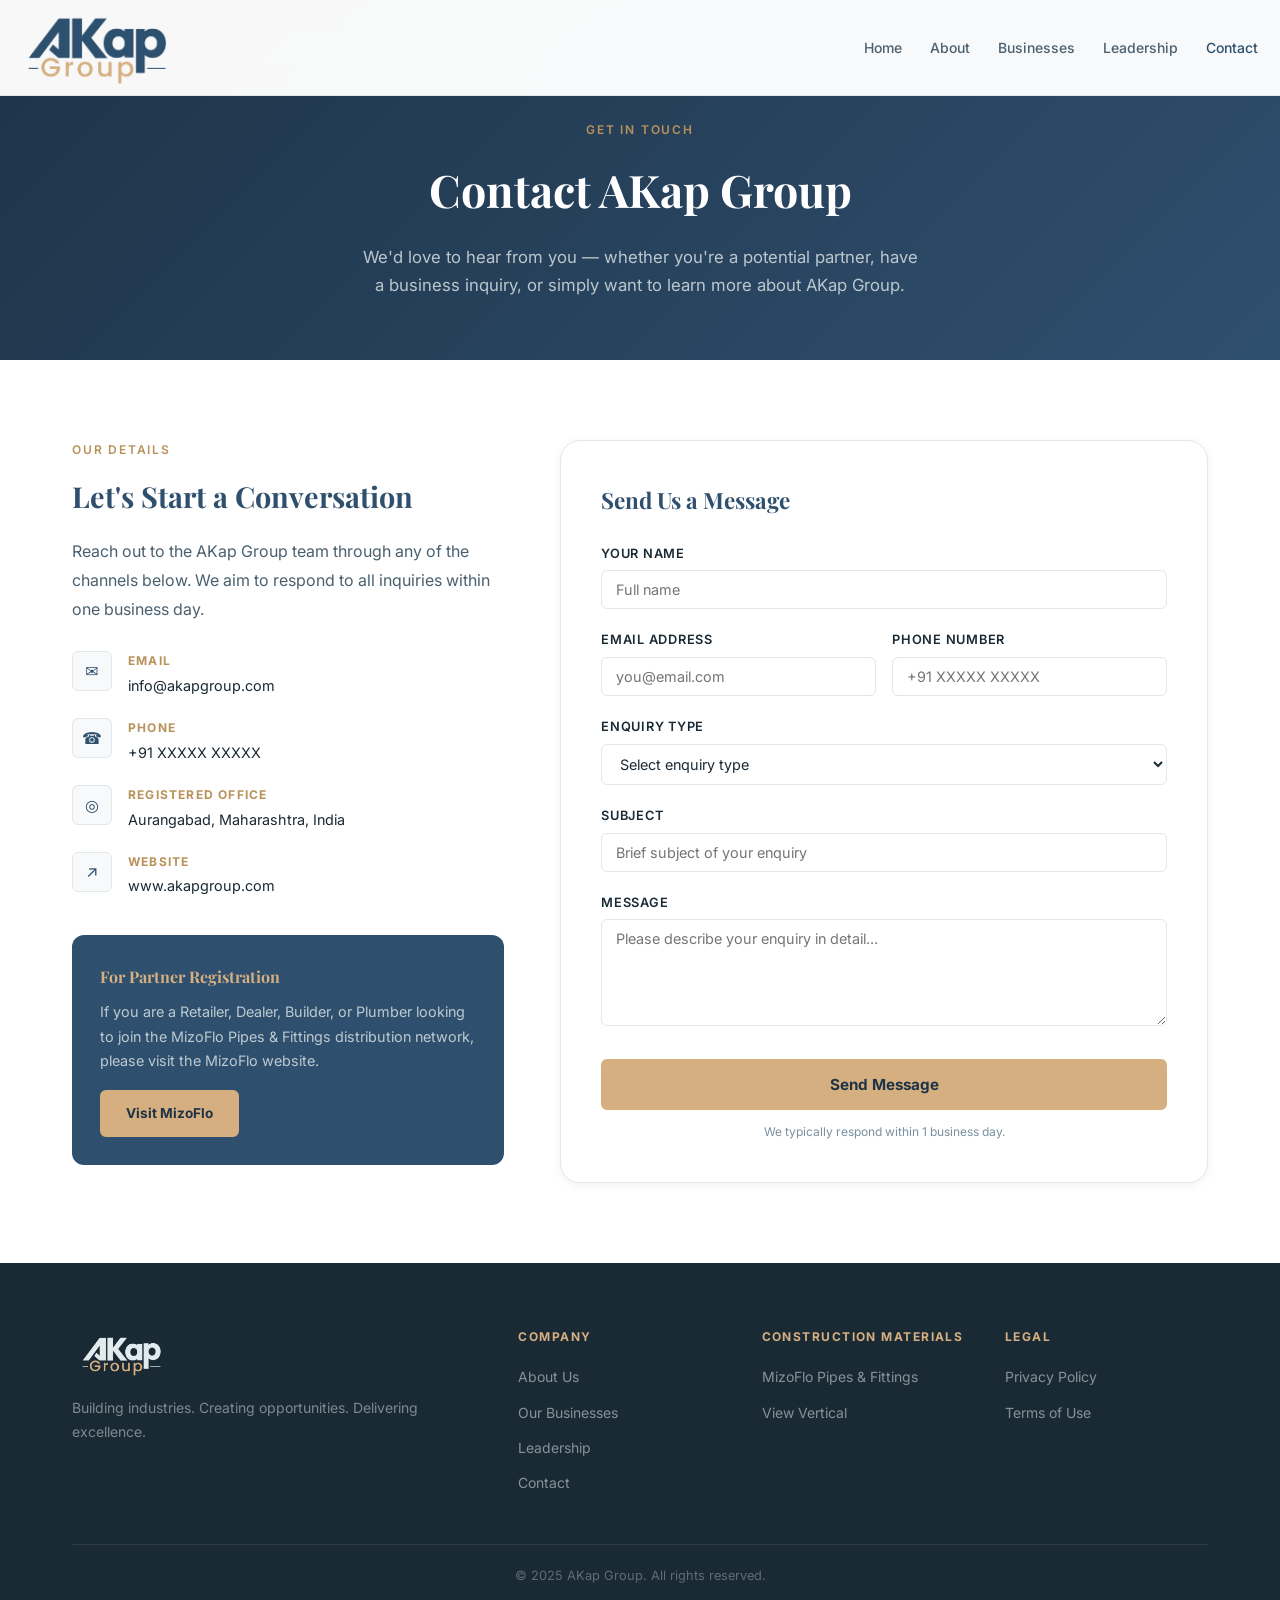
<file: contact.html>
<!DOCTYPE html>
<html lang="en">
<head>
<meta charset="UTF-8">
<meta name="viewport" content="width=device-width, initial-scale=1.0">
<title>Contact | AKap Group</title>
<link rel="preconnect" href="https://fonts.googleapis.com">
<link href="https://fonts.googleapis.com/css2?family=Inter:wght@300;400;500;600;700&family=Playfair+Display:wght@400;600;700&display=swap" rel="stylesheet">
<link rel="stylesheet" href="style.css">
</head>
<body>

<nav class="navbar" id="navbar">
  <div class="nav-container">
    <a href="index.html" class="nav-logo">
    <img src="images/logo-light.png" alt="AKap Group" class="site-logo">
</a>
    <button class="hamburger" id="hamburger" aria-label="Toggle menu"><span></span><span></span><span></span></button>
    <ul class="nav-links" id="navLinks">
      <li><a href="index.html">Home</a></li>
      <li><a href="about.html">About</a></li>
      <li class="nav-dropdown">
        <a href="businesses.html" class="nav-dropdown-toggle">Businesses</a>
        <div class="nav-dropdown-panel">
          <div class="nav-dropdown-area">
            <a href="construction-materials.html" class="nav-dropdown-area-link">
              <span>Construction Materials</span>
              <span class="nav-dropdown-area-arrow">›</span>
            </a>
            <div class="nav-dropdown-brands">
              <a href="mizoflo.html" class="nav-dropdown-brand-link">MizoFlo Pipes &amp; Fittings</a>
            </div>
          </div>
        </div>
      </li>
      <li><a href="directors.html">Leadership</a></li>
      <li><a href="contact.html" class="active">Contact</a></li>
    </ul>
  </div>
</nav>

<section class="page-hero">
  <div class="container">
    <div class="section-eyebrow">Get In Touch</div>
    <h1>Contact AKap Group</h1>
    <p>We'd love to hear from you — whether you're a potential partner, have a business inquiry, or simply want to learn more about AKap Group.</p>
  </div>
</section>

<section class="section">
  <div class="container">
    <div class="contact-grid">
      <div class="contact-info">
        <div class="section-eyebrow">Our Details</div>
        <h2>Let's Start a Conversation</h2>
        <p>Reach out to the AKap Group team through any of the channels below. We aim to respond to all inquiries within one business day.</p>

        <div class="contact-item">
          <div class="contact-item-icon">✉</div>
          <div>
            <div class="contact-item-label">Email</div>
            <div class="contact-item-value">info@akapgroup.com</div>
          </div>
        </div>
        <div class="contact-item">
          <div class="contact-item-icon">☎</div>
          <div>
            <div class="contact-item-label">Phone</div>
            <div class="contact-item-value">+91 XXXXX XXXXX</div>
          </div>
        </div>
        <div class="contact-item">
          <div class="contact-item-icon">◎</div>
          <div>
            <div class="contact-item-label">Registered Office</div>
            <div class="contact-item-value">Aurangabad, Maharashtra, India</div>
          </div>
        </div>
        <div class="contact-item">
          <div class="contact-item-icon">↗</div>
          <div>
            <div class="contact-item-label">Website</div>
            <div class="contact-item-value">www.akapgroup.com</div>
          </div>
        </div>

        <div style="margin-top:36px;background:var(--navy);border-radius:var(--radius-md);padding:28px;">
          <h4 style="font-family:var(--font-display);color:var(--gold);margin-bottom:10px;">For Partner Registration</h4>
          <p style="font-size:0.9rem;color:rgba(225,232,233,0.8);line-height:1.7;margin-bottom:16px;">If you are a Retailer, Dealer, Builder, or Plumber looking to join the MizoFlo Pipes &amp; Fittings distribution network, please visit the MizoFlo website.</p>
          <a href="mizoflo.html" class="btn-gold" style="font-size:0.85rem;padding:10px 24px;">Visit MizoFlo</a>
        </div>
      </div>

      <div class="contact-form-wrap">
        <h3>Send Us a Message</h3>
        <div class="form-group">
          <label class="form-label">Your Name</label>
          <input class="form-input" type="text" id="cName" placeholder="Full name">
        </div>
        <div class="form-grid">
          <div class="form-group">
            <label class="form-label">Email Address</label>
            <input class="form-input" type="email" id="cEmail" placeholder="you@email.com">
          </div>
          <div class="form-group">
            <label class="form-label">Phone Number</label>
            <input class="form-input" type="tel" id="cPhone" placeholder="+91 XXXXX XXXXX">
          </div>
        </div>
        <div class="form-group">
          <label class="form-label">Enquiry Type</label>
          <select class="form-select" id="cType">
            <option value="">Select enquiry type</option>
            <option>Business Partnership</option>
            <option>Retailer / Dealer Registration</option>
            <option>Investor Relations</option>
            <option>Media / Press</option>
            <option>General Enquiry</option>
            <option>Other</option>
          </select>
        </div>
        <div class="form-group">
          <label class="form-label">Subject</label>
          <input class="form-input" type="text" id="cSubject" placeholder="Brief subject of your enquiry">
        </div>
        <div class="form-group">
          <label class="form-label">Message</label>
          <textarea class="form-input" id="cMessage" rows="5" placeholder="Please describe your enquiry in detail..." style="resize:vertical;"></textarea>
        </div>
        <button class="btn-gold" onclick="submitContact()" style="width:100%;padding:14px;font-size:0.95rem;margin-top:4px;">Send Message</button>
        <p style="font-size:0.75rem;color:var(--text-light);margin-top:12px;text-align:center;">We typically respond within 1 business day.</p>
      </div>
    </div>
  </div>
</section>

<div class="toast" id="toast"></div>

<footer class="footer">
  <div class="container">
    <div class="footer-grid">
      <div class="footer-brand">
        <div class="footer-logo">
    <img src="images/logo-dark.png" class="footer-logo-img" alt="AKap Group">
</div>
        <p>Building industries. Creating opportunities. Delivering excellence.</p>
      </div>
      <div class="footer-links"><h5>Company</h5><ul><li><a href="about.html">About Us</a></li><li><a href="businesses.html">Our Businesses</a></li><li><a href="directors.html">Leadership</a></li><li><a href="contact.html">Contact</a></li></ul></div>
      <div class="footer-links"><h5>Construction Materials</h5><ul><li><a href="mizoflo.html">MizoFlo Pipes &amp; Fittings</a></li><li><a href="construction-materials.html">View Vertical</a></li></ul></div>
      <div class="footer-links"><h5>Legal</h5><ul><li><a href="#">Privacy Policy</a></li><li><a href="#">Terms of Use</a></li></ul></div>
    </div>
    <div class="footer-bottom"><p>© 2025 AKap Group. All rights reserved.</p></div>
  </div>
</footer>

<script src="main.js"></script>
<script>
function submitContact() {
  const name = document.getElementById('cName').value.trim();
  const email = document.getElementById('cEmail').value.trim();
  const msg = document.getElementById('cMessage').value.trim();
  if (!name || !email || !msg) {
    showToast('Please fill Name, Email and Message.', true);
    return;
  }
  const t = document.getElementById('toast');
  t.textContent = 'Message sent! We\'ll get back to you shortly.';
  t.className = 'toast';
  t.classList.add('show');
  setTimeout(() => t.classList.remove('show'), 4000);
  ['cName','cEmail','cPhone','cType','cSubject','cMessage'].forEach(id => { document.getElementById(id).value = ''; });
}
function showToast(msg, err) {
  const t = document.getElementById('toast');
  t.textContent = msg;
  t.className = 'toast' + (err ? ' toast-gold' : '');
  t.classList.add('show');
  setTimeout(() => t.classList.remove('show'), 3000);
}
</script>
</body>
</html>
</file>
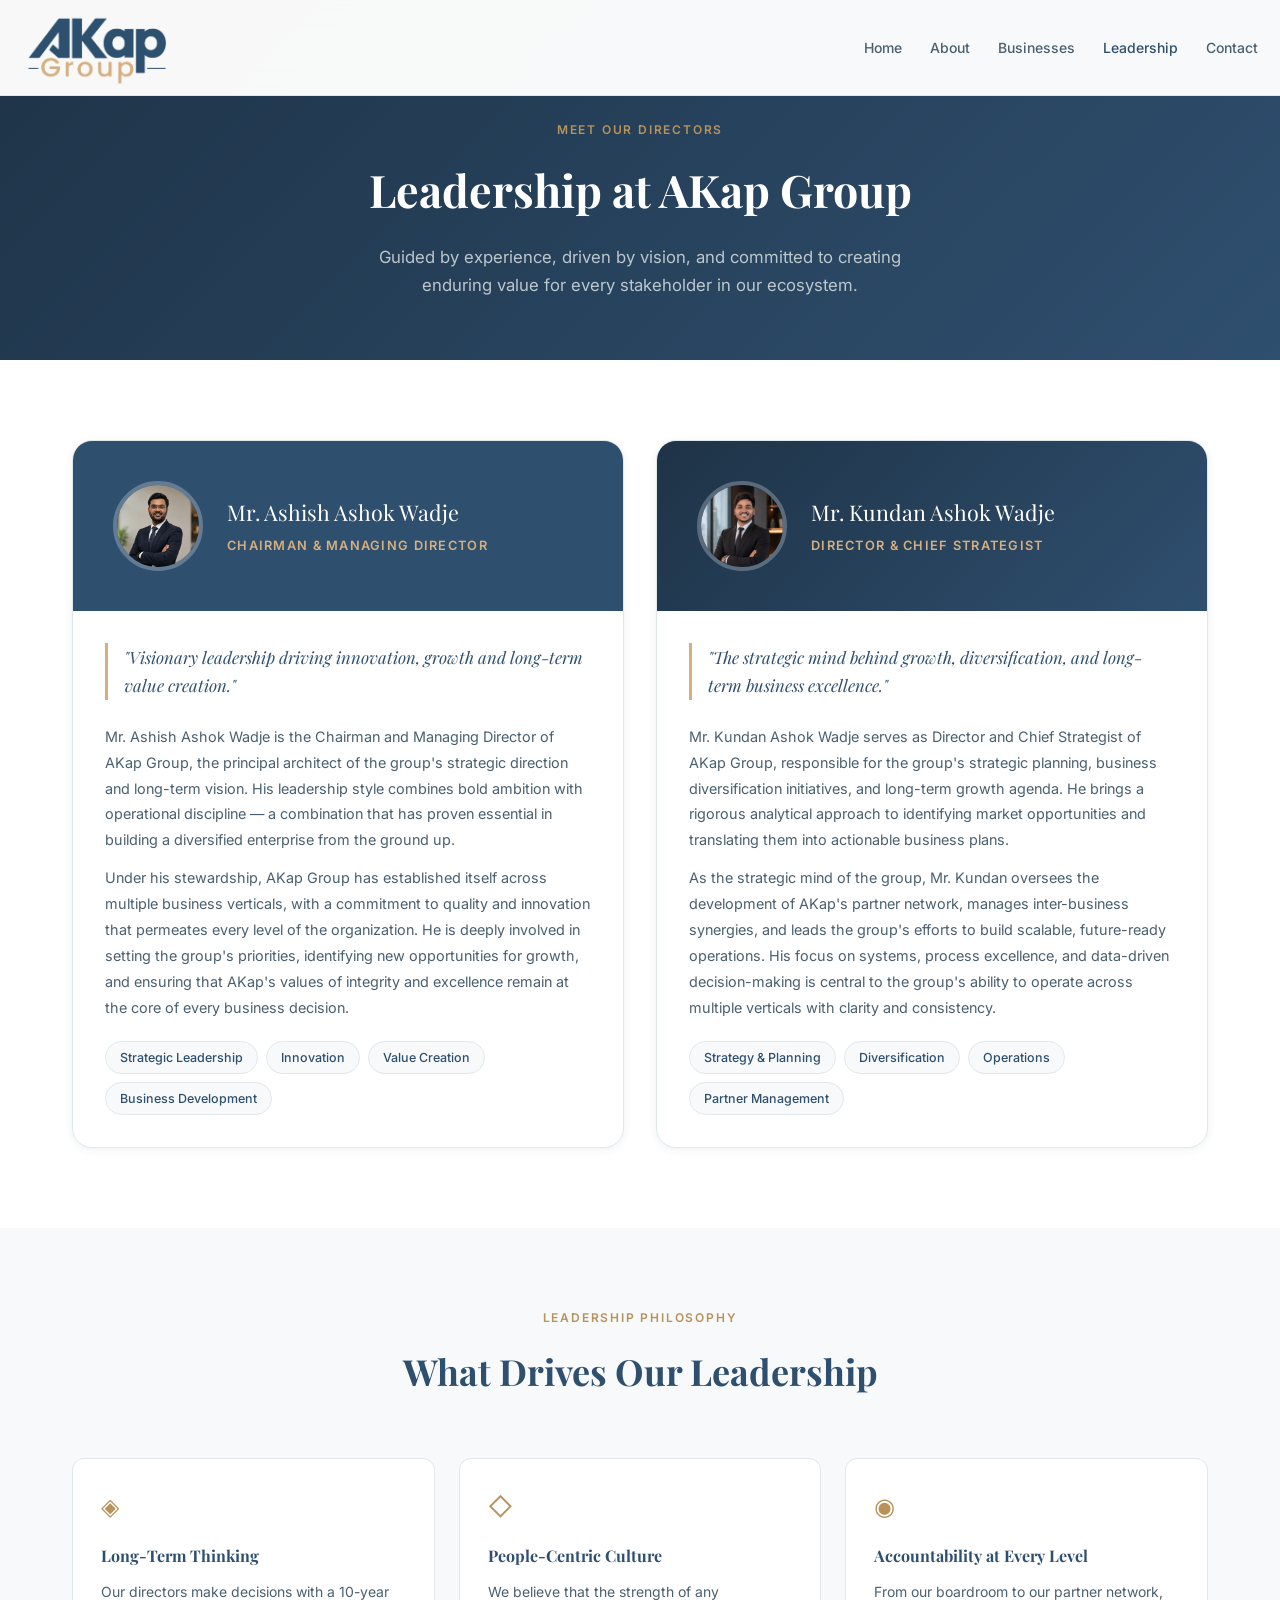
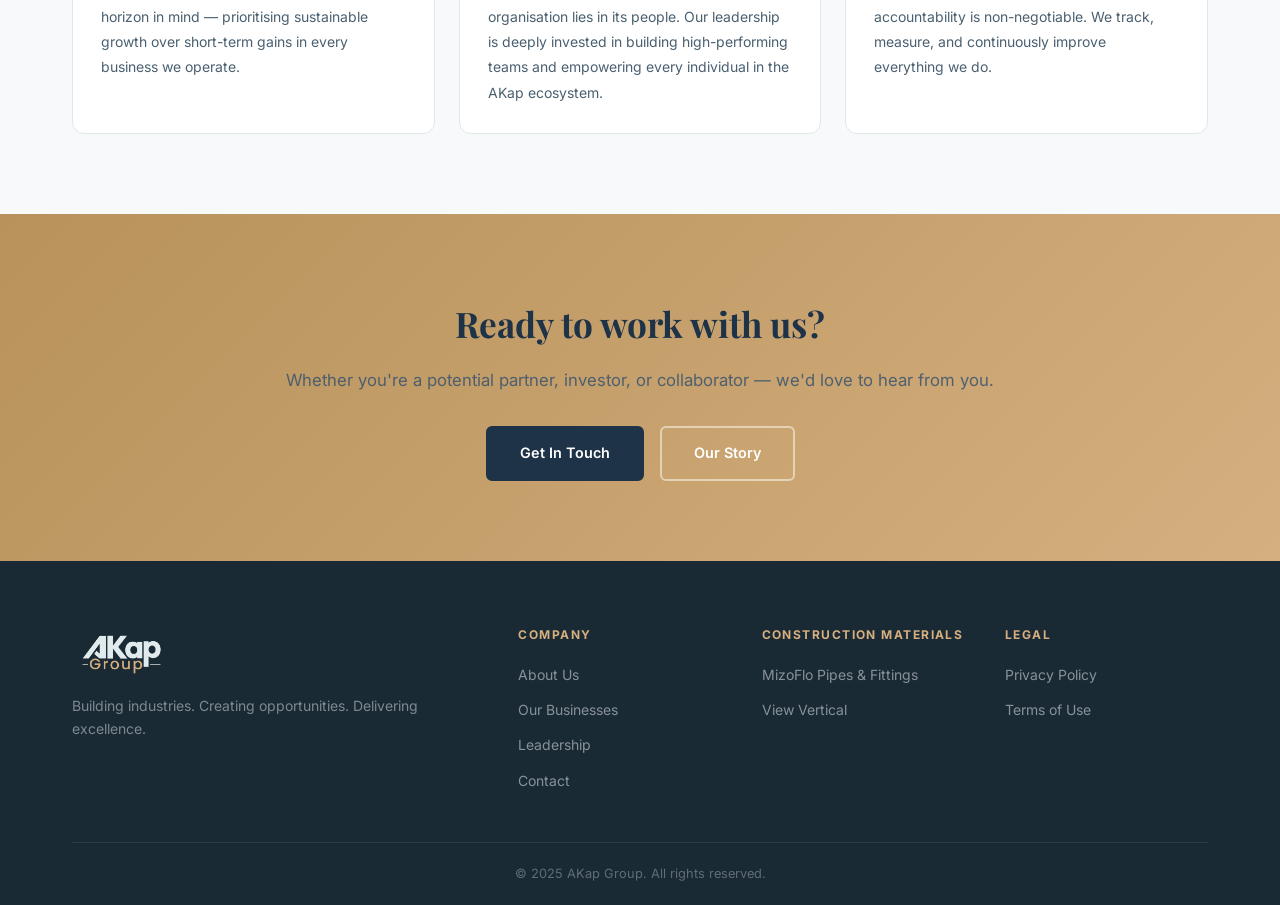
<file: directors.html>
<!DOCTYPE html>
<html lang="en">
<head>
<meta charset="UTF-8">
<meta name="viewport" content="width=device-width, initial-scale=1.0">
<title>Leadership | AKap Group</title>
<link rel="preconnect" href="https://fonts.googleapis.com">
<link href="https://fonts.googleapis.com/css2?family=Inter:wght@300;400;500;600;700&family=Playfair+Display:wght@400;600;700&display=swap" rel="stylesheet">
<link rel="stylesheet" href="style.css">
</head>
<body>

<nav class="navbar" id="navbar">
  <div class="nav-container">
    <a href="index.html" class="nav-logo">
    <img src="images/logo-light.png" alt="AKap Group" class="site-logo">
</a>
    <button class="hamburger" id="hamburger" aria-label="Toggle menu"><span></span><span></span><span></span></button>
    <ul class="nav-links" id="navLinks">
      <li><a href="index.html">Home</a></li>
      <li><a href="about.html">About</a></li>
      <li class="nav-dropdown">
        <a href="businesses.html" class="nav-dropdown-toggle">Businesses</a>
        <div class="nav-dropdown-panel">
          <div class="nav-dropdown-area">
            <a href="construction-materials.html" class="nav-dropdown-area-link">
              <span>Construction Materials</span>
              <span class="nav-dropdown-area-arrow">›</span>
            </a>
            <div class="nav-dropdown-brands">
              <a href="mizoflo.html" class="nav-dropdown-brand-link">MizoFlo Pipes &amp; Fittings</a>
            </div>
          </div>
        </div>
      </li>
      <li><a href="directors.html" class="active">Leadership</a></li>
      <li><a href="contact.html">Contact</a></li>
    </ul>
  </div>
</nav>

<section class="page-hero">
  <div class="container">
    <div class="section-eyebrow">Meet Our Directors</div>
    <h1>Leadership at AKap Group</h1>
    <p>Guided by experience, driven by vision, and committed to creating enduring value for every stakeholder in our ecosystem.</p>
  </div>
</section>

<section class="section">
  <div class="container">
    <div class="directors-grid">

      <!-- Director 1 -->
      <div class="director-card">
        <div class="director-card-header">
          <img src="images/ashish.png"
     class="director-photo"
     alt="Ashish Ashok Wadje">
          <div class="director-header-info">
            <div class="director-card-name">Mr. Ashish Ashok Wadje</div>
            <div class="director-card-title">Chairman &amp; Managing Director</div>
          </div>
        </div>
        <div class="director-card-body">
          <div class="director-card-quote">
            "Visionary leadership driving innovation, growth and long-term value creation."
          </div>
          <div class="director-card-bio">
            <p>Mr. Ashish Ashok Wadje is the Chairman and Managing Director of AKap Group, the principal architect of the group's strategic direction and long-term vision. His leadership style combines bold ambition with operational discipline — a combination that has proven essential in building a diversified enterprise from the ground up.</p>
            <p style="margin-top: 12px;">Under his stewardship, AKap Group has established itself across multiple business verticals, with a commitment to quality and innovation that permeates every level of the organization. He is deeply involved in setting the group's priorities, identifying new opportunities for growth, and ensuring that AKap's values of integrity and excellence remain at the core of every business decision.</p>
          </div>
          <div class="director-tags">
            <span class="director-tag">Strategic Leadership</span>
            <span class="director-tag">Innovation</span>
            <span class="director-tag">Value Creation</span>
            <span class="director-tag">Business Development</span>
          </div>
        </div>
      </div>

      <!-- Director 2 -->
      <div class="director-card">
        <div class="director-card-header" style="background: linear-gradient(135deg, #1E3347, #2F4F6F);">
          <img src="images/kundan.png"
     class="director-photo"
     alt="Kundan Ashok Wadje">
          <div class="director-header-info">
            <div class="director-card-name">Mr. Kundan Ashok Wadje</div>
            <div class="director-card-title">Director &amp; Chief Strategist</div>
          </div>
        </div>
        <div class="director-card-body">
          <div class="director-card-quote">
            "The strategic mind behind growth, diversification, and long-term business excellence."
          </div>
          <div class="director-card-bio">
            <p>Mr. Kundan Ashok Wadje serves as Director and Chief Strategist of AKap Group, responsible for the group's strategic planning, business diversification initiatives, and long-term growth agenda. He brings a rigorous analytical approach to identifying market opportunities and translating them into actionable business plans.</p>
            <p style="margin-top: 12px;">As the strategic mind of the group, Mr. Kundan oversees the development of AKap's partner network, manages inter-business synergies, and leads the group's efforts to build scalable, future-ready operations. His focus on systems, process excellence, and data-driven decision-making is central to the group's ability to operate across multiple verticals with clarity and consistency.</p>
          </div>
          <div class="director-tags">
            <span class="director-tag">Strategy &amp; Planning</span>
            <span class="director-tag">Diversification</span>
            <span class="director-tag">Operations</span>
            <span class="director-tag">Partner Management</span>
          </div>
        </div>
      </div>

    </div>
  </div>
</section>

<!-- Philosophy Section -->
<section class="section" style="background: var(--off-white);">
  <div class="container">
    <div class="section-header">
      <div class="section-eyebrow">Leadership Philosophy</div>
      <h2>What Drives Our Leadership</h2>
    </div>
    <div style="display: grid; grid-template-columns: repeat(auto-fit, minmax(260px, 1fr)); gap: 24px;">
      <div style="background: var(--white); border: 1px solid var(--silver); border-radius: var(--radius-md); padding: 28px;">
        <div style="font-size: 1.5rem; color: var(--gold-dark); margin-bottom: 14px;">◈</div>
        <h4 style="font-family: var(--font-display); color: var(--navy); margin-bottom: 10px;">Long-Term Thinking</h4>
        <p style="font-size: 0.875rem; color: var(--text-mid); line-height: 1.8;">Our directors make decisions with a 10-year horizon in mind — prioritising sustainable growth over short-term gains in every business we operate.</p>
      </div>
      <div style="background: var(--white); border: 1px solid var(--silver); border-radius: var(--radius-md); padding: 28px;">
        <div style="font-size: 1.5rem; color: var(--gold-dark); margin-bottom: 14px;">◇</div>
        <h4 style="font-family: var(--font-display); color: var(--navy); margin-bottom: 10px;">People-Centric Culture</h4>
        <p style="font-size: 0.875rem; color: var(--text-mid); line-height: 1.8;">We believe that the strength of any organisation lies in its people. Our leadership is deeply invested in building high-performing teams and empowering every individual in the AKap ecosystem.</p>
      </div>
      <div style="background: var(--white); border: 1px solid var(--silver); border-radius: var(--radius-md); padding: 28px;">
        <div style="font-size: 1.5rem; color: var(--gold-dark); margin-bottom: 14px;">◉</div>
        <h4 style="font-family: var(--font-display); color: var(--navy); margin-bottom: 10px;">Accountability at Every Level</h4>
        <p style="font-size: 0.875rem; color: var(--text-mid); line-height: 1.8;">From our boardroom to our partner network, accountability is non-negotiable. We track, measure, and continuously improve everything we do.</p>
      </div>
    </div>
  </div>
</section>

<section class="cta-section">
  <div class="container">
    <div class="cta-inner">
      <h2>Ready to work with us?</h2>
      <p>Whether you're a potential partner, investor, or collaborator — we'd love to hear from you.</p>
      <div class="cta-actions">
        <a href="contact.html" class="btn-primary">Get In Touch</a>
        <a href="about.html" class="btn-secondary-light">Our Story</a>
      </div>
    </div>
  </div>
</section>

<footer class="footer">
  <div class="container">
    <div class="footer-grid">
      <div class="footer-brand">
        <div class="footer-logo">
    <img src="images/logo-dark.png" class="footer-logo-img" alt="AKap Group">
</div>
        <p>Building industries. Creating opportunities. Delivering excellence.</p>
      </div>
      <div class="footer-links"><h5>Company</h5><ul><li><a href="about.html">About Us</a></li><li><a href="businesses.html">Our Businesses</a></li><li><a href="directors.html">Leadership</a></li><li><a href="contact.html">Contact</a></li></ul></div>
      <div class="footer-links"><h5>Construction Materials</h5><ul><li><a href="mizoflo.html">MizoFlo Pipes &amp; Fittings</a></li><li><a href="construction-materials.html">View Vertical</a></li></ul></div>
      <div class="footer-links"><h5>Legal</h5><ul><li><a href="#">Privacy Policy</a></li><li><a href="#">Terms of Use</a></li></ul></div>
    </div>
    <div class="footer-bottom"><p>© 2025 AKap Group. All rights reserved.</p></div>
  </div>
</footer>

<script src="main.js"></script>
</body>
</html>
</file>
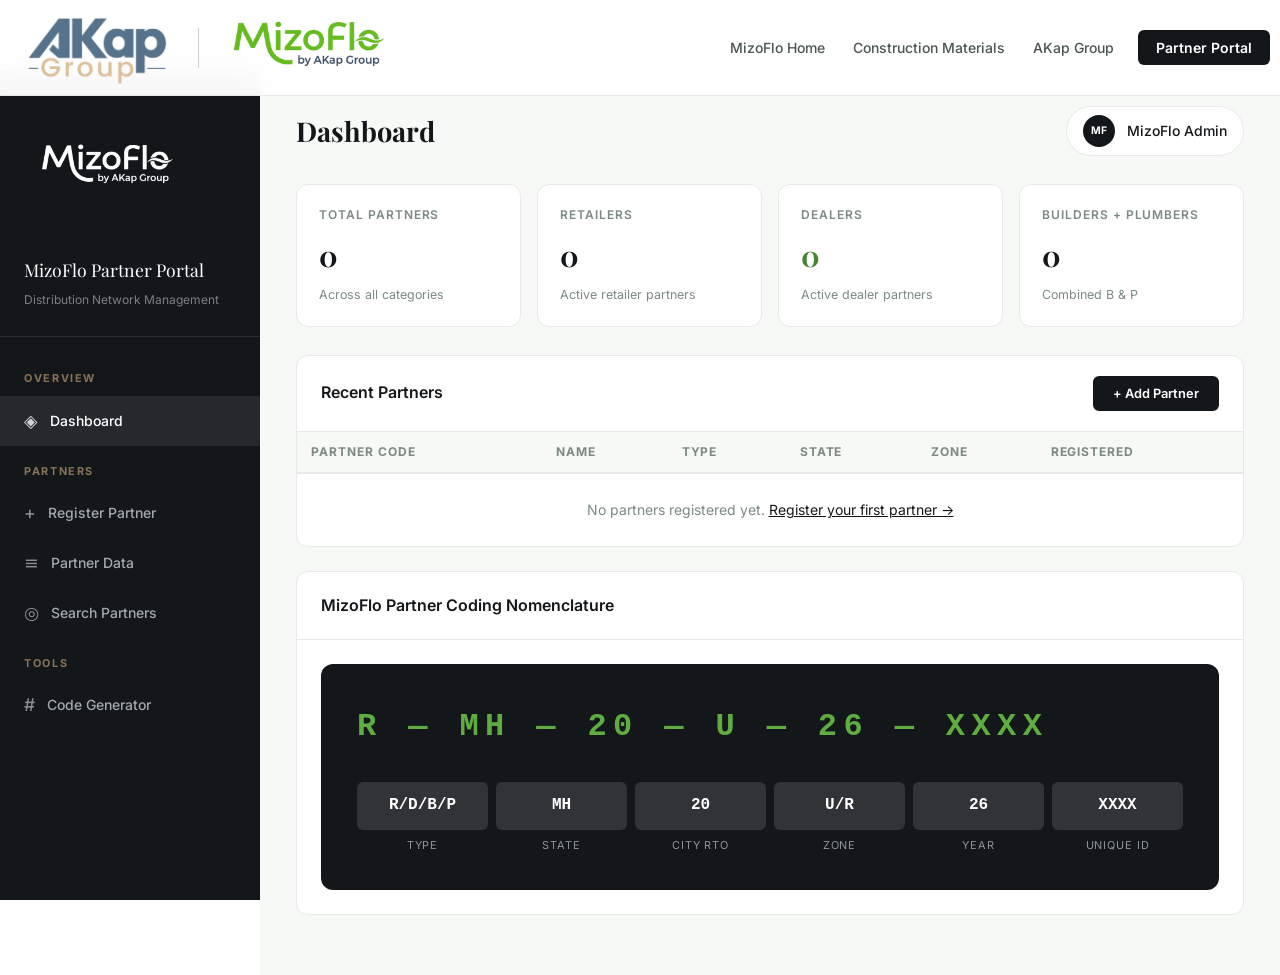
<file: mizoflo-portal.html>
<!DOCTYPE html>
<html lang="en">
<head>
<meta charset="UTF-8">
<meta name="viewport" content="width=device-width, initial-scale=1.0">
<title>Partner Portal | MizoFlo Pipes &amp; Fittings</title>
<link rel="preconnect" href="https://fonts.googleapis.com">
<link href="https://fonts.googleapis.com/css2?family=Inter:wght@300;400;500;600;700&family=Playfair+Display:wght@400;600;700&display=swap" rel="stylesheet">
<link rel="stylesheet" href="style.css">
<link rel="stylesheet" href="mizoflo-theme.css">
<style>
  body { padding-top: 70px; }
  .portal-layout { display: grid; grid-template-columns: 260px 1fr; min-height: calc(100vh - 70px); }
  .portal-sidebar { background: var(--navy); position: sticky; top: 70px; height: calc(100vh - 70px); overflow-y: auto; }
  .portal-tab { display: none; }
  .portal-tab.active { display: block; }
  .tab-btn { background: none; border: none; cursor: pointer; font-family: var(--font-body); width: 100%; text-align: left; }
  @media(max-width:768px){
    .portal-layout{grid-template-columns:1fr;}
    .portal-sidebar{display:none;}
    .portal-mobile-nav{display:flex!important;}
  }
  .portal-mobile-nav{display:none;gap:8px;overflow-x:auto;padding:16px;background:var(--navy);}
  .portal-mobile-nav button{background:rgba(255,255,255,0.1);color:rgba(225,232,233,0.8);border:1px solid rgba(255,255,255,0.15);border-radius:var(--radius-sm);padding:8px 16px;font-size:0.8rem;white-space:nowrap;cursor:pointer;font-family:var(--font-body);}
  .portal-mobile-nav button.active{background:rgba(255,255,255,0.2);color:var(--white);}
</style>
</head>
<body>

<nav class="navbar" id="navbar" style="position:fixed;">
  <div class="nav-container">
    <div class="dual-brand-logos">
      <a href="index.html" class="parent-brand-link" title="AKap Group">
        <img src="images/logo-light.png" alt="AKap Group" class="parent-brand-logo">
      </a>
      <span class="brand-divider"></span>
      <a href="mizoflo.html" class="sub-brand-link" title="MizoFlo Pipes & Fittings">
        <img src="images/mizoflo-logo.png" alt="MizoFlo Pipes &amp; Fittings" class="sub-brand-logo">
      </a>
    </div>
    <button class="hamburger" id="hamburger" aria-label="Toggle menu"><span></span><span></span><span></span></button>
    <ul class="nav-links" id="navLinks">
      <li><a href="mizoflo.html">MizoFlo Home</a></li>
      <li><a href="construction-materials.html">Construction Materials</a></li>
      <li><a href="index.html">AKap Group</a></li>
      <li><a href="mizoflo-portal.html" class="nav-portal-btn active">Partner Portal</a></li>
    </ul>
  </div>
</nav>

<!-- Mobile Tab Nav -->
<div class="portal-mobile-nav" id="mobileNav">
  <button class="active" onclick="switchTab('dashboard',this)">Dashboard</button>
  <button onclick="switchTab('register',this)">Register Partner</button>
  <button onclick="switchTab('data',this)">Partner Data</button>
  <button onclick="switchTab('generate',this)">Generate Code</button>
  <button onclick="switchTab('search',this)">Search</button>
</div>

<div class="portal-layout">
  <!-- Sidebar -->
  <aside class="portal-sidebar">
    <div class="portal-sidebar-logo">

    <img src="images/mizoflo-logo.png"
         class="portal-logo"
         alt="MizoFlo Pipes &amp; Fittings"
         style="filter:brightness(0) invert(1);">

    <span>MizoFlo Partner Portal</span>
    <small>Distribution Network Management</small>

</div>
    <div class="portal-nav-section">
      <div class="portal-nav-label">Overview</div>
      <div class="portal-nav-item tab-btn active" id="nav-dashboard" onclick="switchTab('dashboard', this, true)">
        <span class="portal-nav-icon">◈</span> Dashboard
      </div>
    </div>
    <div class="portal-nav-section">
      <div class="portal-nav-label">Partners</div>
      <div class="portal-nav-item tab-btn" id="nav-register" onclick="switchTab('register', this, true)">
        <span class="portal-nav-icon">+</span> Register Partner
      </div>
      <div class="portal-nav-item tab-btn" id="nav-data" onclick="switchTab('data', this, true)">
        <span class="portal-nav-icon">≡</span> Partner Data
      </div>
      <div class="portal-nav-item tab-btn" id="nav-search" onclick="switchTab('search', this, true)">
        <span class="portal-nav-icon">◎</span> Search Partners
      </div>
    </div>
    <div class="portal-nav-section">
      <div class="portal-nav-label">Tools</div>
      <div class="portal-nav-item tab-btn" id="nav-generate" onclick="switchTab('generate', this, true)">
        <span class="portal-nav-icon">#</span> Code Generator
      </div>
    </div>
  </aside>

  <!-- Main Content -->
  <main class="portal-main">

    <!-- DASHBOARD TAB -->
    <div class="portal-tab active" id="tab-dashboard">
      <div class="portal-topbar">
        <h2>Dashboard</h2>
        <div class="portal-user-badge">
          <div class="portal-user-avatar">MF</div>
          <span>MizoFlo Admin</span>
        </div>
      </div>

      <div class="portal-stats-grid" id="statsGrid">
        <div class="portal-stat-card">
          <div class="psc-label">Total Partners</div>
          <div class="psc-value" id="statTotal">0</div>
          <div class="psc-sub">Across all categories</div>
        </div>
        <div class="portal-stat-card">
          <div class="psc-label">Retailers</div>
          <div class="psc-value" id="statR" style="color:var(--navy)">0</div>
          <div class="psc-sub">Active retailer partners</div>
        </div>
        <div class="portal-stat-card">
          <div class="psc-label">Dealers</div>
          <div class="psc-value" id="statD" style="color:var(--gold-dark)">0</div>
          <div class="psc-sub">Active dealer partners</div>
        </div>
        <div class="portal-stat-card">
          <div class="psc-label">Builders + Plumbers</div>
          <div class="psc-value" id="statBP">0</div>
          <div class="psc-sub">Combined B & P</div>
        </div>
      </div>

      <div class="portal-panel">
        <div class="portal-panel-header">
          <h3>Recent Partners</h3>
          <button class="btn-primary" style="padding:8px 18px;font-size:0.8rem;" onclick="switchTab('register',null,true)">+ Add Partner</button>
        </div>
        <div class="portal-panel-body" style="padding:0;">
          <table class="data-table" id="recentTable">
            <thead>
              <tr>
                <th>Partner Code</th>
                <th>Name</th>
                <th>Type</th>
                <th>State</th>
                <th>Zone</th>
                <th>Registered</th>
              </tr>
            </thead>
            <tbody id="recentTbody">
              <tr><td colspan="6" style="text-align:center;color:var(--text-light);padding:24px;">No partners registered yet. <a href="#" onclick="switchTab('register',null,true)" style="color:var(--navy);">Register your first partner →</a></td></tr>
            </tbody>
          </table>
        </div>
      </div>

      <div class="portal-panel" id="nomenclature">
        <div class="portal-panel-header">
          <h3>MizoFlo Partner Coding Nomenclature</h3>
        </div>
        <div class="portal-panel-body">
          <div class="nomenclature-box">
            <span class="nomen-code">R — MH — 20 — U — 26 — XXXX</span>
            <div class="nomen-breakdown">
              <div class="nomen-segment"><div class="nomen-seg-value">R/D/B/P</div><div class="nomen-seg-label">Type</div></div>
              <div class="nomen-segment"><div class="nomen-seg-value">MH</div><div class="nomen-seg-label">State</div></div>
              <div class="nomen-segment"><div class="nomen-seg-value">20</div><div class="nomen-seg-label">City RTO</div></div>
              <div class="nomen-segment"><div class="nomen-seg-value">U/R</div><div class="nomen-seg-label">Zone</div></div>
              <div class="nomen-segment"><div class="nomen-seg-value">26</div><div class="nomen-seg-label">Year</div></div>
              <div class="nomen-segment"><div class="nomen-seg-value">XXXX</div><div class="nomen-seg-label">Unique ID</div></div>
            </div>
          </div>
        </div>
      </div>
    </div>

    <!-- REGISTER TAB -->
    <div class="portal-tab" id="tab-register">
      <div class="portal-topbar">
        <h2>Register New Partner</h2>
      </div>

      <div class="portal-panel">
        <div class="portal-panel-header">
          <h3>Partner Details</h3>
          <span style="font-size:0.8rem;color:var(--text-light);">All fields required</span>
        </div>
        <div class="portal-panel-body">
          <div class="form-grid">
            <div class="form-group">
              <label class="form-label">Partner Type</label>
              <select class="form-select" id="pType" onchange="updateCode()">
                <option value="">Select type</option>
                <option value="R">R — Retailer</option>
                <option value="D">D — Dealer</option>
                <option value="B">B — Builder</option>
                <option value="P">P — Plumber</option>
              </select>
            </div>
            <div class="form-group">
              <label class="form-label">Full Name / Business Name</label>
              <input class="form-input" type="text" id="pName" placeholder="e.g. Sharma Hardware Store">
            </div>
          </div>
          <div class="form-grid-3">
            <div class="form-group">
              <label class="form-label">State Code</label>
              <select class="form-select" id="pState" onchange="updateCode()">
                <option value="">State</option>
                <option value="MH">MH — Maharashtra</option>
                <option value="DL">DL — Delhi</option>
                <option value="GJ">GJ — Gujarat</option>
                <option value="RJ">RJ — Rajasthan</option>
                <option value="UP">UP — Uttar Pradesh</option>
                <option value="MP">MP — Madhya Pradesh</option>
                <option value="KA">KA — Karnataka</option>
                <option value="TN">TN — Tamil Nadu</option>
                <option value="WB">WB — West Bengal</option>
                <option value="PB">PB — Punjab</option>
              </select>
            </div>
            <div class="form-group">
              <label class="form-label">City RTO Code</label>
              <input class="form-input" type="text" id="pRTO" maxlength="3" placeholder="e.g. 20" onchange="updateCode()" oninput="updateCode()">
            </div>
            <div class="form-group">
              <label class="form-label">Zone</label>
              <select class="form-select" id="pZone" onchange="updateCode()">
                <option value="">Zone</option>
                <option value="U">U — Urban</option>
                <option value="R">R — Rural</option>
              </select>
            </div>
          </div>
          <div class="form-grid">
            <div class="form-group">
              <label class="form-label">City</label>
              <input class="form-input" type="text" id="pCity" placeholder="City name">
            </div>
            <div class="form-group">
              <label class="form-label">Contact Number</label>
              <input class="form-input" type="tel" id="pPhone" placeholder="+91 XXXXX XXXXX">
            </div>
          </div>
          <div class="form-group">
            <label class="form-label">Address</label>
            <input class="form-input" type="text" id="pAddress" placeholder="Full address">
          </div>
          <div class="form-group">
            <label class="form-label">Notes (optional)</label>
            <input class="form-input" type="text" id="pNotes" placeholder="Any additional information">
          </div>

          <div style="background: var(--off-white); border: 1px solid var(--silver); border-radius: var(--radius-sm); padding: 20px; margin: 24px 0;">
            <div style="font-size:0.75rem;font-weight:700;text-transform:uppercase;letter-spacing:0.1em;color:var(--text-light);margin-bottom:8px;">Generated Partner Code</div>
            <div class="code-display" id="generatedCode">— — — — — — ——</div>
          </div>

          <button class="btn-gold" onclick="registerPartner()" style="padding:14px 40px;font-size:0.95rem;">Register Partner</button>
        </div>
      </div>
    </div>

    <!-- DATA TAB -->
    <div class="portal-tab" id="tab-data">
      <div class="portal-topbar">
        <h2>Partner Data</h2>
        <div style="display:flex;gap:10px;">
          <button class="btn-secondary" style="padding:8px 18px;font-size:0.8rem;" onclick="exportCSV()">Export CSV</button>
        </div>
      </div>

      <div class="portal-panel">
        <div class="portal-panel-header">
          <h3>All Partners</h3>
          <div style="display:flex;gap:8px;">
            <select class="form-select" id="filterType" onchange="renderTable()" style="width:auto;padding:6px 12px;font-size:0.8rem;">
              <option value="">All Types</option>
              <option value="R">Retailers</option>
              <option value="D">Dealers</option>
              <option value="B">Builders</option>
              <option value="P">Plumbers</option>
            </select>
            <select class="form-select" id="filterZone" onchange="renderTable()" style="width:auto;padding:6px 12px;font-size:0.8rem;">
              <option value="">All Zones</option>
              <option value="U">Urban</option>
              <option value="R">Rural</option>
            </select>
          </div>
        </div>
        <div class="portal-panel-body" style="padding:0;overflow-x:auto;">
          <table class="data-table">
            <thead>
              <tr>
                <th>Code</th>
                <th>Name</th>
                <th>Type</th>
                <th>State</th>
                <th>City</th>
                <th>Zone</th>
                <th>Contact</th>
                <th>Registered</th>
                <th>Action</th>
              </tr>
            </thead>
            <tbody id="allPartnersTbody">
              <tr><td colspan="9" style="text-align:center;color:var(--text-light);padding:24px;">No partner data yet.</td></tr>
            </tbody>
          </table>
        </div>
      </div>
    </div>

    <!-- SEARCH TAB -->
    <div class="portal-tab" id="tab-search">
      <div class="portal-topbar"><h2>Search Partners</h2></div>
      <div class="portal-panel">
        <div class="portal-panel-body">
          <div style="display:flex;gap:12px;margin-bottom:24px;">
            <input class="form-input" type="text" id="searchInput" placeholder="Search by name, code, city, or contact..." style="flex:1;" oninput="searchPartners()">
          </div>
          <table class="data-table">
            <thead>
              <tr><th>Code</th><th>Name</th><th>Type</th><th>State</th><th>City</th><th>Zone</th><th>Contact</th></tr>
            </thead>
            <tbody id="searchTbody">
              <tr><td colspan="7" style="text-align:center;color:var(--text-light);padding:24px;">Enter a search term above to find partners.</td></tr>
            </tbody>
          </table>
        </div>
      </div>
    </div>

    <!-- CODE GENERATOR TAB -->
    <div class="portal-tab" id="tab-generate">
      <div class="portal-topbar"><h2>Partner Code Generator</h2></div>
      <div class="portal-panel">
        <div class="portal-panel-body">
          <p style="color:var(--text-mid);margin-bottom:24px;">Use this tool to generate a preview partner code based on classification criteria, before formally registering a partner.</p>
          <div class="form-grid-3">
            <div class="form-group">
              <label class="form-label">Partner Type</label>
              <select class="form-select" id="gType" onchange="generatePreview()">
                <option value="R">R — Retailer</option>
                <option value="D">D — Dealer</option>
                <option value="B">B — Builder</option>
                <option value="P">P — Plumber</option>
              </select>
            </div>
            <div class="form-group">
              <label class="form-label">State</label>
              <select class="form-select" id="gState" onchange="generatePreview()">
                <option value="MH">MH</option>
                <option value="DL">DL</option>
                <option value="GJ">GJ</option>
                <option value="RJ">RJ</option>
                <option value="UP">UP</option>
                <option value="MP">MP</option>
                <option value="KA">KA</option>
                <option value="TN">TN</option>
                <option value="WB">WB</option>
                <option value="PB">PB</option>
              </select>
            </div>
            <div class="form-group">
              <label class="form-label">City RTO Code</label>
              <input class="form-input" type="text" id="gRTO" value="20" maxlength="3" oninput="generatePreview()">
            </div>
          </div>
          <div class="form-grid">
            <div class="form-group">
              <label class="form-label">Zone</label>
              <select class="form-select" id="gZone" onchange="generatePreview()">
                <option value="U">U — Urban</option>
                <option value="R">R — Rural</option>
              </select>
            </div>
            <div class="form-group">
              <label class="form-label">Year</label>
              <input class="form-input" type="text" id="gYear" value="26" maxlength="2" oninput="generatePreview()">
            </div>
          </div>
          <div style="background:var(--navy);border-radius:var(--radius-md);padding:32px;text-align:center;margin-top:8px;">
            <div style="font-size:0.75rem;font-weight:700;text-transform:uppercase;letter-spacing:0.15em;color:rgba(225,232,233,0.5);margin-bottom:12px;">Preview Code</div>
            <div class="code-display" id="previewCode" style="font-size:1.8rem;">R — MH — 20 — U — 26 — XXXX</div>
            <p style="color:rgba(225,232,233,0.5);font-size:0.8rem;margin-top:14px;">Unique ID (XXXX) is automatically assigned on registration</p>
          </div>
          <div style="margin-top:24px;">
            <h4 style="color:var(--navy);margin-bottom:16px;font-family:var(--font-display);">Code Segments Explained</h4>
            <div style="display:grid;grid-template-columns:1fr 1fr;gap:12px;">
              <div style="border:1px solid var(--silver);border-radius:var(--radius-sm);padding:14px;">
                <div style="font-weight:700;color:var(--navy);font-size:0.9rem;margin-bottom:4px;">Partner Type (R/D/B/P)</div>
                <div style="font-size:0.8rem;color:var(--text-mid);">Identifies whether the partner is a Retailer, Dealer, Builder, or Plumber in the distribution chain.</div>
              </div>
              <div style="border:1px solid var(--silver);border-radius:var(--radius-sm);padding:14px;">
                <div style="font-weight:700;color:var(--navy);font-size:0.9rem;margin-bottom:4px;">State Code (2 letters)</div>
                <div style="font-size:0.8rem;color:var(--text-mid);">Standard Indian state abbreviation code (e.g. MH for Maharashtra, DL for Delhi).</div>
              </div>
              <div style="border:1px solid var(--silver);border-radius:var(--radius-sm);padding:14px;">
                <div style="font-weight:700;color:var(--navy);font-size:0.9rem;margin-bottom:4px;">City RTO Code</div>
                <div style="font-size:0.8rem;color:var(--text-mid);">The RTO district code of the city where the partner operates.</div>
              </div>
              <div style="border:1px solid var(--silver);border-radius:var(--radius-sm);padding:14px;">
                <div style="font-weight:700;color:var(--navy);font-size:0.9rem;margin-bottom:4px;">Zone (U/R)</div>
                <div style="font-size:0.8rem;color:var(--text-mid);">Urban (U) or Rural (R) — classifies the market type where the partner is located.</div>
              </div>
            </div>
          </div>
        </div>
      </div>
    </div>

  </main>
</div>

<div class="toast" id="toast"></div>

<script src="main.js"></script>
<script>
// ── STORAGE KEY
const STORAGE_KEY = 'mizoflo_partners';
let partners = JSON.parse(localStorage.getItem(STORAGE_KEY) || '[]');

// ── SAVE
function save() { localStorage.setItem(STORAGE_KEY, JSON.stringify(partners)); }

// ── TAB SWITCHING
function switchTab(tab, el, isSidebar) {
  document.querySelectorAll('.portal-tab').forEach(t => t.classList.remove('active'));
  document.getElementById('tab-' + tab).classList.add('active');
  // sidebar
  document.querySelectorAll('.portal-nav-item.tab-btn').forEach(b => b.classList.remove('active'));
  const sideEl = document.getElementById('nav-' + tab);
  if (sideEl) sideEl.classList.add('active');
  // mobile
  document.querySelectorAll('.portal-mobile-nav button').forEach(b => b.classList.remove('active'));
  if (el && !isSidebar) el.classList.add('active');
  updateDashboard();
  renderTable();
}

// ── CODE GENERATION
let codeCounter = partners.length;

function pad(n, l) { return String(n).padStart(l, '0'); }

function generateCode(type, state, rto, zone) {
  codeCounter++;
  const yr = new Date().getFullYear().toString().slice(-2);
  return `${type}${state}${rto}${zone}${yr}${pad(codeCounter, 4)}`;
}

function updateCode() {
  const t = document.getElementById('pType').value;
  const s = document.getElementById('pState').value;
  const r = document.getElementById('pRTO').value || 'XX';
  const z = document.getElementById('pZone').value;
  const yr = new Date().getFullYear().toString().slice(-2);
  if (t && s && z) {
    document.getElementById('generatedCode').textContent = `${t} — ${s} — ${r} — ${z} — ${yr} — XXXX`;
  }
}

function generatePreview() {
  const t = document.getElementById('gType').value;
  const s = document.getElementById('gState').value;
  const r = document.getElementById('gRTO').value || 'XX';
  const z = document.getElementById('gZone').value;
  const yr = document.getElementById('gYear').value || '26';
  document.getElementById('previewCode').textContent = `${t} — ${s} — ${r} — ${z} — ${yr} — XXXX`;
}

// ── REGISTER PARTNER
function registerPartner() {
  const type  = document.getElementById('pType').value;
  const name  = document.getElementById('pName').value.trim();
  const state = document.getElementById('pState').value;
  const rto   = document.getElementById('pRTO').value.trim();
  const zone  = document.getElementById('pZone').value;
  const city  = document.getElementById('pCity').value.trim();
  const phone = document.getElementById('pPhone').value.trim();
  const addr  = document.getElementById('pAddress').value.trim();
  const notes = document.getElementById('pNotes').value.trim();

  if (!type || !name || !state || !rto || !zone || !city || !phone) {
    showToast('Please fill all required fields.', true);
    return;
  }

  const code = generateCode(type, state, rto, zone);
  const date = new Date().toLocaleDateString('en-IN');

  partners.push({ code, name, type, state, rto, zone, city, phone, addr, notes, date });
  save();
  showToast(`Partner registered: ${code}`, false);
  clearForm();
  updateDashboard();
  renderTable();
  switchTab('data', null, true);
}

function clearForm() {
  ['pType','pName','pState','pRTO','pZone','pCity','pPhone','pAddress','pNotes'].forEach(id => {
    const el = document.getElementById(id);
    if (el) el.value = '';
  });
  document.getElementById('generatedCode').textContent = '— — — — — — ——';
}

// ── DASHBOARD STATS
function updateDashboard() {
  document.getElementById('statTotal').textContent = partners.length;
  document.getElementById('statR').textContent = partners.filter(p => p.type === 'R').length;
  document.getElementById('statD').textContent = partners.filter(p => p.type === 'D').length;
  const bp = partners.filter(p => p.type === 'B' || p.type === 'P').length;
  document.getElementById('statBP').textContent = bp;
  // recent 5
  const tbody = document.getElementById('recentTbody');
  const recent = [...partners].reverse().slice(0, 5);
  if (recent.length === 0) {
    tbody.innerHTML = `<tr><td colspan="6" style="text-align:center;color:var(--text-light);padding:24px;">No partners registered yet. <a href="#" onclick="switchTab('register',null,true)" style="color:var(--navy);">Register your first partner →</a></td></tr>`;
    return;
  }
  tbody.innerHTML = recent.map(p => `
    <tr>
      <td><code style="font-size:0.8rem;background:var(--off-white);padding:3px 8px;border-radius:4px;">${p.code}</code></td>
      <td>${p.name}</td>
      <td>${typeBadge(p.type)}</td>
      <td>${p.state}</td>
      <td>${zoneBadge(p.zone)}</td>
      <td style="color:var(--text-light);font-size:0.8rem;">${p.date}</td>
    </tr>
  `).join('');
}

// ── RENDER TABLE
function renderTable() {
  const fType = document.getElementById('filterType')?.value || '';
  const fZone = document.getElementById('filterZone')?.value || '';
  let data = partners.filter(p =>
    (!fType || p.type === fType) &&
    (!fZone || p.zone === fZone)
  );
  const tbody = document.getElementById('allPartnersTbody');
  if (!tbody) return;
  if (data.length === 0) {
    tbody.innerHTML = `<tr><td colspan="9" style="text-align:center;color:var(--text-light);padding:24px;">No partners match the current filters.</td></tr>`;
    return;
  }
  tbody.innerHTML = data.map((p, i) => `
    <tr>
      <td><code style="font-size:0.8rem;background:var(--off-white);padding:3px 8px;border-radius:4px;">${p.code}</code></td>
      <td>${p.name}</td>
      <td>${typeBadge(p.type)}</td>
      <td>${p.state}</td>
      <td>${p.city}</td>
      <td>${zoneBadge(p.zone)}</td>
      <td style="font-size:0.85rem;">${p.phone}</td>
      <td style="color:var(--text-light);font-size:0.8rem;">${p.date}</td>
      <td><button onclick="deletePartner(${partners.indexOf(p)})" style="background:none;border:none;color:var(--text-light);cursor:pointer;font-size:0.8rem;">✕</button></td>
    </tr>
  `).join('');
}

// ── SEARCH
function searchPartners() {
  const q = document.getElementById('searchInput').value.toLowerCase().trim();
  const tbody = document.getElementById('searchTbody');
  if (!q) { tbody.innerHTML = `<tr><td colspan="7" style="text-align:center;color:var(--text-light);padding:24px;">Enter a search term above.</td></tr>`; return; }
  const results = partners.filter(p =>
    p.name.toLowerCase().includes(q) ||
    p.code.toLowerCase().includes(q) ||
    p.city.toLowerCase().includes(q) ||
    p.phone.includes(q)
  );
  if (results.length === 0) { tbody.innerHTML = `<tr><td colspan="7" style="text-align:center;color:var(--text-light);padding:24px;">No partners found for "${q}".</td></tr>`; return; }
  tbody.innerHTML = results.map(p => `
    <tr>
      <td><code style="font-size:0.8rem;background:var(--off-white);padding:3px 8px;border-radius:4px;">${p.code}</code></td>
      <td>${p.name}</td>
      <td>${typeBadge(p.type)}</td>
      <td>${p.state}</td>
      <td>${p.city}</td>
      <td>${zoneBadge(p.zone)}</td>
      <td style="font-size:0.85rem;">${p.phone}</td>
    </tr>
  `).join('');
}

// ── DELETE
function deletePartner(idx) {
  if (!confirm('Delete this partner record?')) return;
  partners.splice(idx, 1);
  save();
  renderTable();
  updateDashboard();
  showToast('Partner deleted.');
}

// ── EXPORT CSV
function exportCSV() {
  if (partners.length === 0) { showToast('No data to export.', true); return; }
  const headers = ['Code','Name','Type','State','RTO','Zone','City','Phone','Address','Notes','Date'];
  const rows = partners.map(p => [p.code, p.name, p.type, p.state, p.rto, p.zone, p.city, p.phone, p.addr, p.notes, p.date].map(v => `"${v}"`).join(','));
  const csv = [headers.join(','), ...rows].join('\n');
  const blob = new Blob([csv], {type:'text/csv'});
  const url = URL.createObjectURL(blob);
  const a = document.createElement('a'); a.href = url; a.download = 'mizoflo_partners.csv'; a.click();
  showToast('CSV exported.');
}

// ── BADGES
const typeLabels = { R:'Retailer', D:'Dealer', B:'Builder', P:'Plumber' };
function typeBadge(t) { return `<span class="badge badge-${t.toLowerCase()}">${typeLabels[t]||t}</span>`; }
function zoneBadge(z) { return `<span class="badge ${z==='U'?'badge-urban':'badge-rural'}">${z==='U'?'Urban':'Rural'}</span>`; }

// ── TOAST
function showToast(msg, isError = false) {
  const t = document.getElementById('toast');
  t.textContent = msg;
  t.className = 'toast' + (isError ? ' toast-gold' : '');
  t.classList.add('show');
  setTimeout(() => t.classList.remove('show'), 3000);
}

// ── INIT
updateDashboard();
renderTable();
generatePreview();
</script>
</body>
</html>
</file>
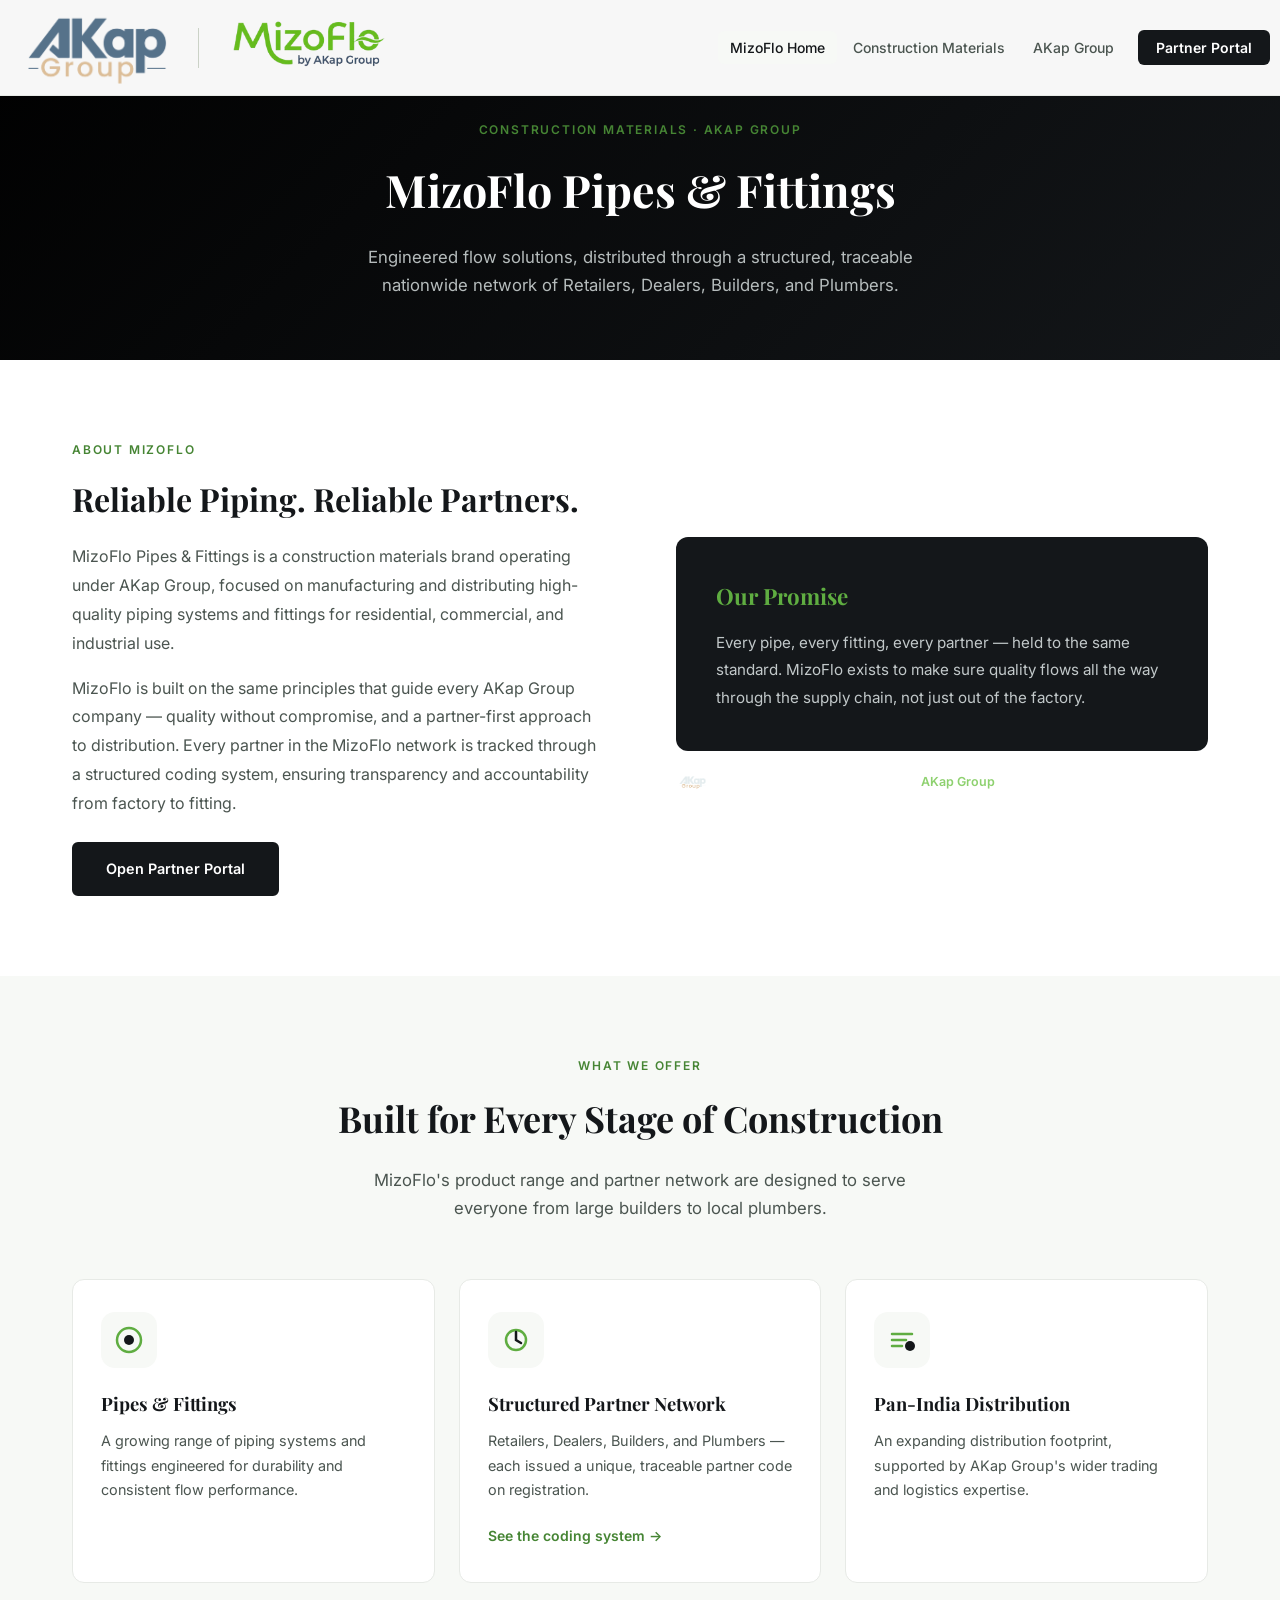
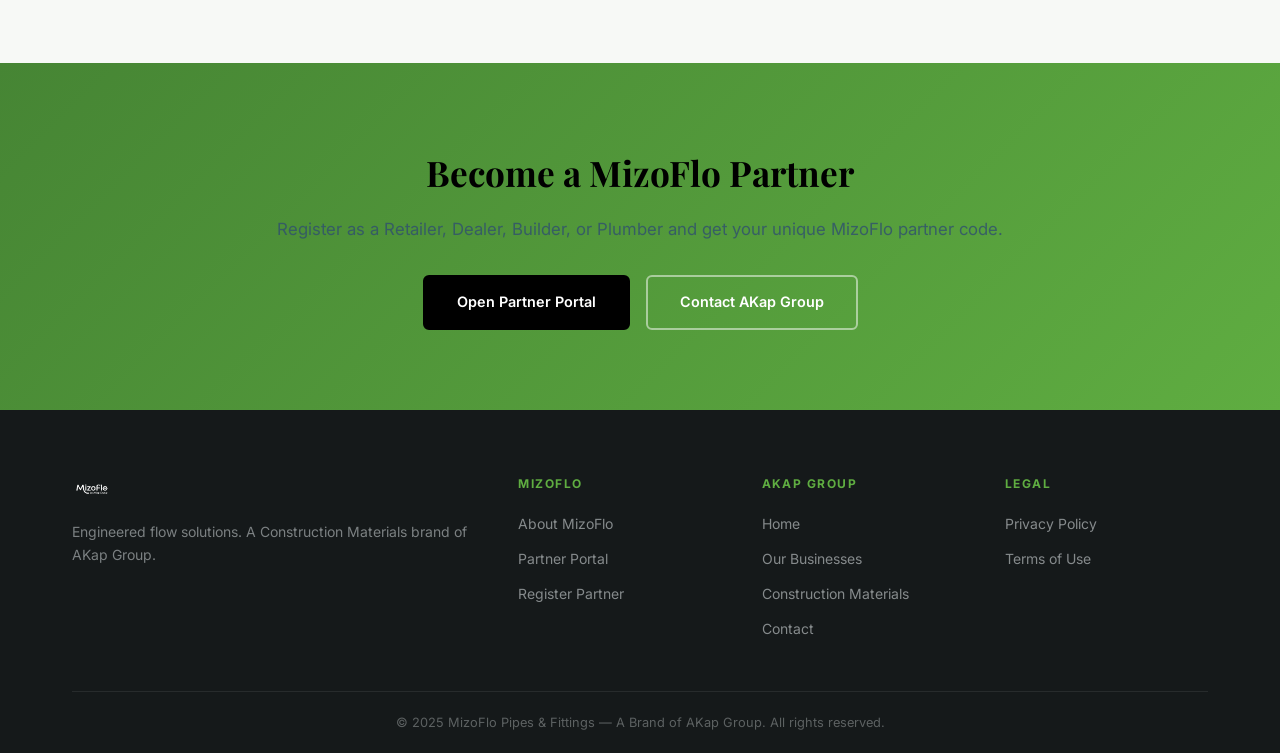
<file: mizoflo.html>
<!DOCTYPE html>
<html lang="en">
<head>
<meta charset="UTF-8">
<meta name="viewport" content="width=device-width, initial-scale=1.0">
<title>MizoFlo Pipes &amp; Fittings | A Construction Materials Brand of AKap Group</title>
<link rel="preconnect" href="https://fonts.googleapis.com">
<link href="https://fonts.googleapis.com/css2?family=Inter:wght@300;400;500;600;700&family=Playfair+Display:wght@400;600;700&display=swap" rel="stylesheet">
<link rel="stylesheet" href="style.css">
<link rel="stylesheet" href="mizoflo-theme.css">
</head>
<body>

<nav class="navbar" id="navbar">
  <div class="nav-container">
    <div class="dual-brand-logos">
      <a href="index.html" class="parent-brand-link" title="AKap Group">
        <img src="images/logo-light.png" alt="AKap Group" class="parent-brand-logo">
      </a>
      <span class="brand-divider"></span>
      <a href="mizoflo.html" class="sub-brand-link" title="MizoFlo Pipes & Fittings">
        <img src="images/mizoflo-logo.png" alt="MizoFlo Pipes &amp; Fittings" class="sub-brand-logo">
      </a>
    </div>
    <button class="hamburger" id="hamburger" aria-label="Toggle menu"><span></span><span></span><span></span></button>
    <ul class="nav-links" id="navLinks">
      <li><a href="mizoflo.html" class="active">MizoFlo Home</a></li>
      <li><a href="construction-materials.html">Construction Materials</a></li>
      <li><a href="index.html">AKap Group</a></li>
      <li><a href="mizoflo-portal.html" class="nav-portal-btn">Partner Portal</a></li>
    </ul>
  </div>
</nav>

<section class="page-hero">
  <div class="container">
    <div class="section-eyebrow">Construction Materials · AKap Group</div>
    <h1>MizoFlo Pipes &amp; Fittings</h1>
    <p>Engineered flow solutions, distributed through a structured, traceable nationwide network of Retailers, Dealers, Builders, and Plumbers.</p>
  </div>
</section>

<section class="section">
  <div class="container">
    <div class="about-intro">
      <div class="about-text">
        <div class="section-eyebrow">About MizoFlo</div>
        <h2>Reliable Piping. Reliable Partners.</h2>
        <p>MizoFlo Pipes &amp; Fittings is a construction materials brand operating under AKap Group, focused on manufacturing and distributing high-quality piping systems and fittings for residential, commercial, and industrial use.</p>
        <p>MizoFlo is built on the same principles that guide every AKap Group company — quality without compromise, and a partner-first approach to distribution. Every partner in the MizoFlo network is tracked through a structured coding system, ensuring transparency and accountability from factory to fitting.</p>
        <a href="mizoflo-portal.html" class="btn-primary" style="margin-top: 8px;">Open Partner Portal</a>
      </div>
      <div>
        <div class="about-highlight">
          <h3>Our Promise</h3>
          <p>Every pipe, every fitting, every partner — held to the same standard. MizoFlo exists to make sure quality flows all the way through the supply chain, not just out of the factory.</p>
        </div>
        <div class="parent-brand-badge" style="margin-top:20px;">
          <img src="images/logo-dark.png" alt="AKap Group">
          <span>A Construction Materials brand of <a href="index.html">AKap Group</a></span>
        </div>
      </div>
    </div>
  </div>
</section>

<section class="section businesses-section" style="background: var(--off-white);">
  <div class="container">
    <div class="section-header">
      <div class="section-eyebrow">What We Offer</div>
      <h2>Built for Every Stage of Construction</h2>
      <p>MizoFlo's product range and partner network are designed to serve everyone from large builders to local plumbers.</p>
    </div>
    <div class="business-grid">
      <div class="business-card">
        <div class="business-icon-wrap">
          <svg width="32" height="32" viewBox="0 0 32 32" fill="none"><circle cx="16" cy="16" r="12" stroke="#5FAD41" stroke-width="2.5"/><circle cx="16" cy="16" r="5" fill="#14171A"/></svg>
        </div>
        <h3>Pipes &amp; Fittings</h3>
        <p>A growing range of piping systems and fittings engineered for durability and consistent flow performance.</p>
      </div>
      <div class="business-card">
        <div class="business-icon-wrap">
          <svg width="32" height="32" viewBox="0 0 32 32" fill="none"><circle cx="16" cy="16" r="10" stroke="#5FAD41" stroke-width="2.5"/><path d="M16 8v8l5 3" stroke="#14171A" stroke-width="2.5" stroke-linecap="round"/></svg>
        </div>
        <h3>Structured Partner Network</h3>
        <p>Retailers, Dealers, Builders, and Plumbers — each issued a unique, traceable partner code on registration.</p>
        <a href="mizoflo-portal.html#nomenclature" class="card-link">See the coding system →</a>
      </div>
      <div class="business-card">
        <div class="business-icon-wrap">
          <svg width="32" height="32" viewBox="0 0 32 32" fill="none"><path d="M6 10h20M6 16h14M6 22h10" stroke="#5FAD41" stroke-width="2.5" stroke-linecap="round"/><circle cx="24" cy="22" r="5" fill="#14171A"/></svg>
        </div>
        <h3>Pan-India Distribution</h3>
        <p>An expanding distribution footprint, supported by AKap Group's wider trading and logistics expertise.</p>
      </div>
    </div>
  </div>
</section>

<section class="cta-section">
  <div class="container">
    <div class="cta-inner">
      <h2>Become a MizoFlo Partner</h2>
      <p>Register as a Retailer, Dealer, Builder, or Plumber and get your unique MizoFlo partner code.</p>
      <div class="cta-actions">
        <a href="mizoflo-portal.html" class="btn-primary">Open Partner Portal</a>
        <a href="contact.html" class="btn-secondary-light">Contact AKap Group</a>
      </div>
    </div>
  </div>
</section>

<footer class="footer">
  <div class="container">
    <div class="footer-grid">
      <div class="footer-brand">
        <div class="footer-logo" style="margin-bottom:14px;">
          <img src="images/mizoflo-logo.png" alt="MizoFlo Pipes & Fittings" style="height:32px;filter:brightness(0) invert(1);">
        </div>
        <p>Engineered flow solutions. A Construction Materials brand of AKap Group.</p>
      </div>
      <div class="footer-links"><h5>MizoFlo</h5><ul><li><a href="mizoflo.html">About MizoFlo</a></li><li><a href="mizoflo-portal.html">Partner Portal</a></li><li><a href="mizoflo-portal.html#register">Register Partner</a></li></ul></div>
      <div class="footer-links"><h5>AKap Group</h5><ul><li><a href="index.html">Home</a></li><li><a href="businesses.html">Our Businesses</a></li><li><a href="construction-materials.html">Construction Materials</a></li><li><a href="contact.html">Contact</a></li></ul></div>
      <div class="footer-links"><h5>Legal</h5><ul><li><a href="#">Privacy Policy</a></li><li><a href="#">Terms of Use</a></li></ul></div>
    </div>
    <div class="footer-bottom"><p>© 2025 MizoFlo Pipes &amp; Fittings — A Brand of AKap Group. All rights reserved.</p></div>
  </div>
</footer>

<script src="main.js"></script>
</body>
</html>
</file>
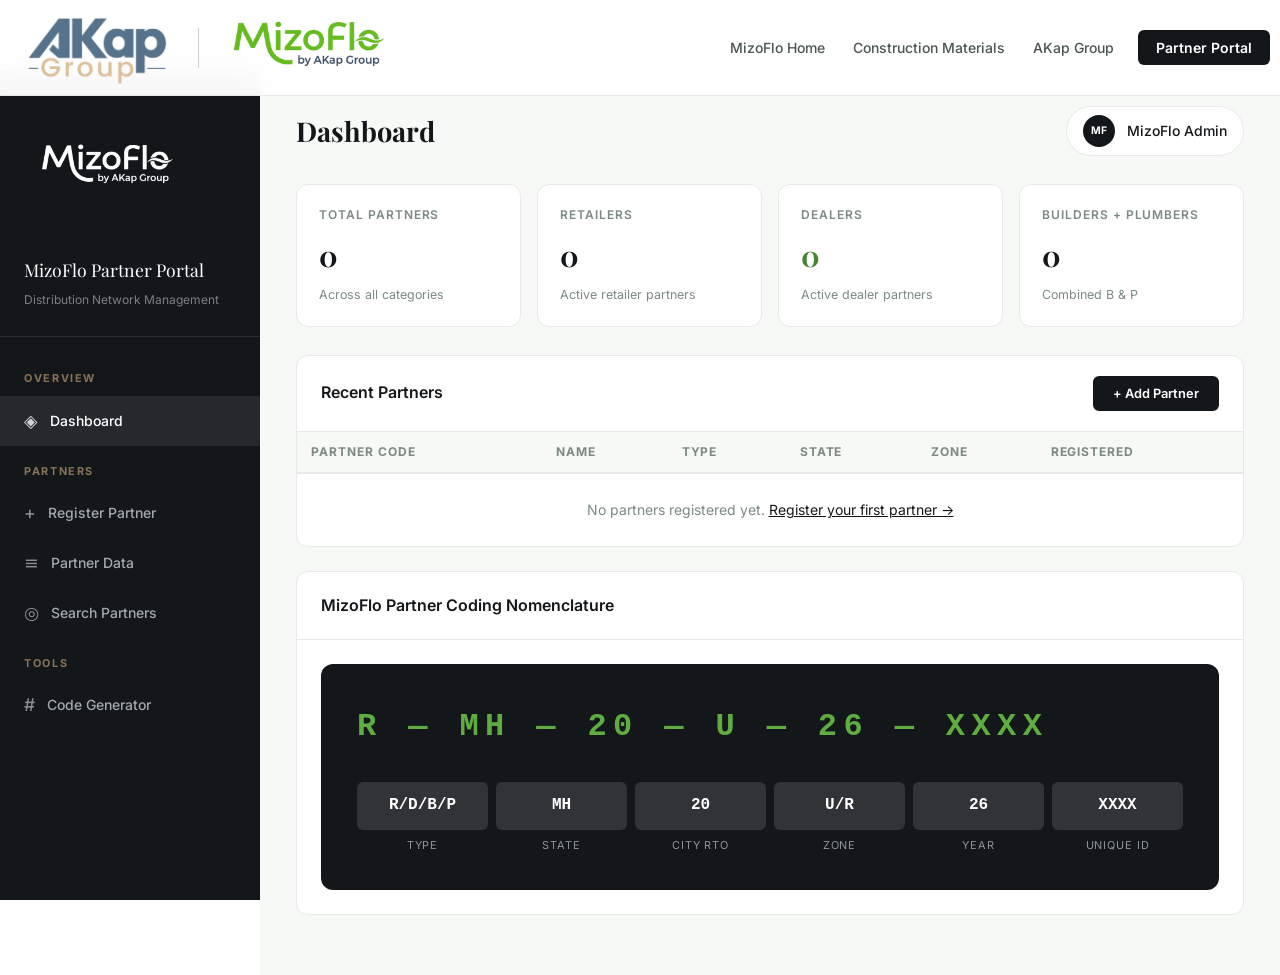
<file: retailer-portal.html>
<!DOCTYPE html>
<html lang="en">
<head>
<meta charset="UTF-8">
<meta http-equiv="refresh" content="0; url=mizoflo-portal.html">
<title>Redirecting… | MizoFlo Partner Portal</title>
<link rel="canonical" href="mizoflo-portal.html">
</head>
<body>
<p>The Retailer Portal has moved. Redirecting to the <a href="mizoflo-portal.html">MizoFlo Partner Portal</a>…</p>
<script>window.location.replace('mizoflo-portal.html');</script>
</body>
</html>
</file>
<file: style.css>
/* ============================================
   AKap Group — Enterprise Website Stylesheet
   Brand Colors:
   Navy Blue:  #2F4F6F
   Gold:       #D5AF7F
   Silver:     #E1E8E9
   ============================================ */

*, *::before, *::after { box-sizing: border-box; margin: 0; padding: 0; }

:root {
  --navy:       #2F4F6F;
  --navy-dark:  #1E3347;
  --navy-light: #3D6385;
  --gold:       #D5AF7F;
  --gold-dark:  #B8925A;
  --gold-light: #E8CEAD;
  --silver:     #E1E8E9;
  --silver-dark:#C5D0D2;
  --white:      #FFFFFF;
  --off-white:  #F7F9FA;
  --text-dark:  #1A2A35;
  --text-mid:   #4A6070;
  --text-light: #7A90A0;
  --font-display: 'Playfair Display', Georgia, serif;
  --font-body:    'Inter', system-ui, sans-serif;
  --radius-sm:  6px;
  --radius-md:  12px;
  --radius-lg:  20px;
  --shadow-sm:  0 2px 8px rgba(47,79,111,0.08);
  --shadow-md:  0 6px 24px rgba(47,79,111,0.12);
  --shadow-lg:  0 16px 48px rgba(47,79,111,0.16);
  --transition: 0.25s ease;
}

html { scroll-behavior: smooth; }
body {
  font-family: var(--font-body);
  color: var(--text-dark);
  background: var(--white);
  line-height: 1.7;
  font-size: 16px;
}

/* ── UTILITY ── */
.container { max-width: 1200px; margin: 0 auto; padding: 0 2rem; }
.section { padding: 80px 0; }
.section-header { text-align: center; margin-bottom: 56px; }
.section-header h2 { font-family: var(--font-display); font-size: 2.25rem; color: var(--navy); margin-bottom: 16px; }
.section-header p { font-size: 1.05rem; color: var(--text-mid); max-width: 600px; margin: 0 auto; }
.section-eyebrow { font-size: 0.75rem; font-weight: 600; letter-spacing: 0.15em; text-transform: uppercase; color: var(--gold-dark); margin-bottom: 12px; }

/* ── BUTTONS ── */
.btn-primary {
  display: inline-block; padding: 13px 32px;
  background: var(--navy); color: var(--white);
  font-family: var(--font-body); font-size: 0.9rem; font-weight: 600;
  border-radius: var(--radius-sm); text-decoration: none;
  transition: background var(--transition), transform var(--transition);
  border: 2px solid var(--navy);
}
.btn-primary:hover { background: var(--navy-dark); transform: translateY(-1px); }

.btn-secondary {
  display: inline-block; padding: 13px 32px;
  background: transparent; color: var(--navy);
  font-family: var(--font-body); font-size: 0.9rem; font-weight: 600;
  border-radius: var(--radius-sm); text-decoration: none;
  border: 2px solid var(--navy);
  transition: background var(--transition), color var(--transition);
}
.btn-secondary:hover { background: var(--navy); color: var(--white); }

.btn-secondary-light {
  display: inline-block; padding: 13px 32px;
  background: transparent; color: var(--white);
  font-family: var(--font-body); font-size: 0.9rem; font-weight: 600;
  border-radius: var(--radius-sm); text-decoration: none;
  border: 2px solid rgba(255,255,255,0.5);
  transition: background var(--transition), border-color var(--transition);
}
.btn-secondary-light:hover { background: rgba(255,255,255,0.1); border-color: var(--white); }

.btn-gold {
  display: inline-block; padding: 13px 32px;
  background: var(--gold); color: var(--navy-dark);
  font-family: var(--font-body); font-size: 0.9rem; font-weight: 700;
  border-radius: var(--radius-sm); text-decoration: none;
  border: 2px solid var(--gold);
  transition: background var(--transition), transform var(--transition);
}
.btn-gold:hover { background: var(--gold-dark); transform: translateY(-1px); }

/* ── NAVBAR ── */
.navbar {
  position: fixed; top: 0; left: 0; right: 0; z-index: 1000;
  background: rgba(255,255,255,0.97); backdrop-filter: blur(12px);
  border-bottom: 1px solid var(--silver);
  transition: box-shadow var(--transition);
}
.navbar.scrolled { box-shadow: var(--shadow-md); }
.nav-container{
    max-width:1450px;
    margin:0 auto;
    padding:0 10px;
    display:flex;
    align-items:center;
    justify-content:space-between;
    height:95px;
}
.nav-logo { display: flex; align-items: center; gap: 4px; text-decoration: none; }
.logo-mark { font-family: var(--font-display); font-size: 1.6rem; font-weight: 700; line-height: 1; }
.logo-ak { color: var(--navy); }
.logo-ap { color: var(--gold-dark); }
.logo-group { font-family: var(--font-body); font-size: 0.75rem; font-weight: 600; letter-spacing: 0.1em; text-transform: uppercase; color: var(--text-mid); margin-left: 2px; align-self: flex-end; margin-bottom: 3px; }

.nav-links { list-style: none; display: flex; align-items: center; gap: 4px; }
.nav-links a {
  font-size: 0.875rem; font-weight: 500; color: var(--text-mid);
  text-decoration: none; padding: 8px 12px; border-radius: var(--radius-sm);
  transition: color var(--transition), background var(--transition);
}
.nav-links a:hover, .nav-links a.active { color: var(--navy); background: var(--off-white); }
.nav-links a.nav-portal-btn {
  background: var(--navy); color: var(--white);
  padding: 9px 18px; border-radius: var(--radius-sm);
  font-weight: 600; margin-left: 8px;
}
.nav-links a.nav-portal-btn:hover { background: var(--navy-dark); }

.hamburger { display: none; flex-direction: column; gap: 5px; background: none; border: none; cursor: pointer; padding: 6px; }
.hamburger span { width: 22px; height: 2px; background: var(--navy); border-radius: 2px; transition: var(--transition); display: block; }

/* ── HERO ── */
.hero {
  min-height: 100vh; padding-top: 80px;
  background: linear-gradient(135deg, var(--navy-dark) 0%, var(--navy) 50%, #3D6080 100%);
  display: flex; flex-direction: column; justify-content: center;
  position: relative; overflow: hidden;
}
.hero-bg-pattern {
  position: absolute; inset: 0;
  background-image: radial-gradient(circle at 20% 80%, rgba(213,175,127,0.12) 0%, transparent 50%),
                    radial-gradient(circle at 80% 20%, rgba(225,232,233,0.08) 0%, transparent 50%);
}
.hero-content {
  position: relative; z-index: 1;
  max-width: 1200px; margin: 0 auto; padding: 60px 2rem 40px;
  max-width: 800px;
}
.hero-eyebrow { font-size: 0.75rem; font-weight: 600; letter-spacing: 0.2em; text-transform: uppercase; color: var(--gold); margin-bottom: 20px; }
.hero-title {
  font-family: var(--font-display); font-size: clamp(2.5rem, 6vw, 4.5rem);
  font-weight: 700; line-height: 1.1; color: var(--white); margin-bottom: 24px;
}
.hero-title-accent { color: var(--gold); }
.hero-subtitle { font-size: 1.1rem; color: rgba(225,232,233,0.85); max-width: 580px; margin-bottom: 40px; line-height: 1.8; }
.hero-actions { display: flex; gap: 16px; flex-wrap: wrap; }

.hero-visual {
  position: relative; z-index: 1;
  max-width: 1200px; margin: 0 auto; padding: 0 2rem 60px;
  display: flex; gap: 20px; flex-wrap: wrap;
}
.hero-stat-card {
  background: rgba(255,255,255,0.08); border: 1px solid rgba(255,255,255,0.15);
  border-radius: var(--radius-md); padding: 20px 28px;
  backdrop-filter: blur(10px);
}
.stat-number { font-family: var(--font-display); font-size: 1.5rem; font-weight: 700; color: var(--gold); line-height: 1.1; }
.stat-label { font-size: 0.8rem; font-weight: 500; color: rgba(225,232,233,0.7); text-transform: uppercase; letter-spacing: 0.1em; margin-top: 4px; }

/* ── MISSION STRIP ── */
.mission-strip { background: var(--navy); padding: 60px 0; }
.mission-grid { display: grid; grid-template-columns: 1fr 1px 1fr; gap: 48px; align-items: start; }
.mission-divider { background: rgba(255,255,255,0.15); align-self: stretch; }
.mission-card { text-align: center; padding: 0 24px; }
.mission-icon { font-size: 1.8rem; color: var(--gold); margin-bottom: 16px; display: block; }
.mission-card h3 { font-family: var(--font-display); font-size: 1.4rem; color: var(--white); margin-bottom: 14px; }
.mission-card p { color: rgba(225,232,233,0.8); font-size: 0.95rem; line-height: 1.8; }

/* ── BUSINESS CARDS ── */
.businesses-section { background: var(--off-white); }
.business-grid { display: grid; grid-template-columns: repeat(auto-fit, minmax(240px, 1fr)); gap: 24px; }
.business-card {
  background: var(--white); border: 1px solid var(--silver);
  border-radius: var(--radius-md); padding: 32px 28px;
  transition: box-shadow var(--transition), transform var(--transition);
}
.business-card:hover { box-shadow: var(--shadow-md); transform: translateY(-4px); }
.business-icon-wrap { margin-bottom: 20px; width: 56px; height: 56px; background: var(--off-white); border-radius: 14px; display: flex; align-items: center; justify-content: center; }
.business-card h3 { font-family: var(--font-display); font-size: 1.15rem; color: var(--navy); margin-bottom: 10px; }
.business-card p { font-size: 0.9rem; color: var(--text-mid); line-height: 1.7; margin-bottom: 20px; }
.card-link { font-size: 0.875rem; font-weight: 600; color: var(--gold-dark); text-decoration: none; transition: color var(--transition); }
.card-link:hover { color: var(--navy); }

/* ── LEADERSHIP TEASER ── */
.leadership-teaser { background: var(--white); }
.leadership-inner { display: grid; grid-template-columns: 1fr 1fr; gap: 72px; align-items: center; }
.leadership-text .section-eyebrow { text-align: left; }
.leadership-text h2 { font-family: var(--font-display); font-size: 2rem; color: var(--navy); margin-bottom: 16px; }
.leadership-text p { color: var(--text-mid); margin-bottom: 28px; line-height: 1.8; }

.leadership-cards { display: flex; flex-direction: column; gap: 16px; }
.leader-preview-card {
  display: flex; gap: 16px; align-items: flex-start;
  background: var(--off-white); border: 1px solid var(--silver);
  border-radius: var(--radius-md); padding: 20px;
}
.leader-avatar {
  width: 52px; height: 52px; border-radius: 50%; flex-shrink: 0;
  display: flex; align-items: center; justify-content: center;
  font-size: 0.7rem; font-weight: 700; color: var(--white); letter-spacing: 0.05em;
}
.leader-name { font-weight: 600; color: var(--navy); font-size: 0.9rem; }
.leader-title { font-size: 0.78rem; color: var(--gold-dark); font-weight: 500; margin-top: 2px; text-transform: uppercase; letter-spacing: 0.05em; }
.leader-quote { font-size: 0.83rem; color: var(--text-mid); margin-top: 8px; font-style: italic; line-height: 1.6; }

/* ── VALUES ── */
.values-section { background: var(--navy); }
.values-section .section-header h2 { color: var(--white); }
.values-section .section-header p { color: rgba(225,232,233,0.75); }
.values-grid { display: grid; grid-template-columns: repeat(auto-fit, minmax(200px, 1fr)); gap: 2px; }
.value-item {
  background: rgba(255,255,255,0.04); border: 1px solid rgba(255,255,255,0.08);
  padding: 36px 28px;
  transition: background var(--transition);
}
.value-item:hover { background: rgba(255,255,255,0.07); }
.value-number { font-family: var(--font-display); font-size: 2.5rem; font-weight: 700; color: rgba(213,175,127,0.3); line-height: 1; margin-bottom: 16px; }
.value-item h4 { font-size: 1.05rem; font-weight: 600; color: var(--gold); margin-bottom: 10px; }
.value-item p { font-size: 0.875rem; color: rgba(225,232,233,0.7); line-height: 1.7; }

/* ── CTA SECTION ── */
.cta-section {
  background: linear-gradient(135deg, var(--gold-dark) 0%, var(--gold) 100%);
  padding: 80px 0;
}
.cta-inner { text-align: center; }
.cta-inner h2 { font-family: var(--font-display); font-size: 2.2rem; color: var(--navy-dark); margin-bottom: 12px; }
.cta-inner p { font-size: 1.05rem; color: rgba(47,79,111,0.8); margin-bottom: 32px; }
.cta-actions { display: flex; gap: 16px; justify-content: center; flex-wrap: wrap; }
.cta-actions .btn-primary { background: var(--navy-dark); border-color: var(--navy-dark); }

/* ── FOOTER ── */
.footer { background: var(--text-dark); padding: 64px 0 0; }
.footer-grid { display: grid; grid-template-columns: 2fr 1fr 1fr 1fr; gap: 40px; padding-bottom: 40px; }
.footer-logo { font-family: var(--font-display); font-size: 1.6rem; font-weight: 700; display: flex; align-items: baseline; gap: 4px; margin-bottom: 14px; }
.footer-logo .logo-group { font-family: var(--font-body); font-size: 0.75rem; letter-spacing: 0.1em; text-transform: uppercase; }
.footer-brand p { font-size: 0.875rem; color: rgba(225,232,233,0.5); line-height: 1.7; }
.footer-links h5 { font-size: 0.75rem; font-weight: 700; text-transform: uppercase; letter-spacing: 0.12em; color: var(--gold); margin-bottom: 16px; }
.footer-links ul { list-style: none; }
.footer-links li { margin-bottom: 8px; }
.footer-links a { font-size: 0.875rem; color: rgba(225,232,233,0.55); text-decoration: none; transition: color var(--transition); }
.footer-links a:hover { color: var(--silver); }
.footer-bottom {
  border-top: 1px solid rgba(255,255,255,0.08);
  padding: 20px 0; text-align: center;
}
.footer-bottom p { font-size: 0.8rem; color: rgba(225,232,233,0.35); }

/* ── PAGE HERO (inner pages) ── */
.page-hero {
  background: linear-gradient(135deg, var(--navy-dark), var(--navy));
  padding: 120px 0 60px; text-align: center;
}
.page-hero h1 { font-family: var(--font-display); font-size: 2.8rem; color: var(--white); margin-bottom: 14px; }
.page-hero p { font-size: 1.05rem; color: rgba(225,232,233,0.8); max-width: 560px; margin: 0 auto; }

/* ── ABOUT PAGE ── */
.about-intro { display: grid; grid-template-columns: 1fr 1fr; gap: 72px; align-items: center; }
.about-text h2 { font-family: var(--font-display); font-size: 2rem; color: var(--navy); margin-bottom: 16px; }
.about-text p { color: var(--text-mid); line-height: 1.8; margin-bottom: 16px; }
.about-highlight { background: var(--navy); border-radius: var(--radius-md); padding: 40px; }
.about-highlight h3 { font-family: var(--font-display); font-size: 1.4rem; color: var(--gold); margin-bottom: 14px; }
.about-highlight p { color: rgba(225,232,233,0.85); font-size: 0.95rem; line-height: 1.8; }

.timeline { position: relative; padding-left: 32px; }
.timeline::before { content: ''; position: absolute; left: 0; top: 0; bottom: 0; width: 2px; background: linear-gradient(180deg, var(--navy), var(--gold)); }
.timeline-item { position: relative; margin-bottom: 40px; }
.timeline-item::before { content: ''; position: absolute; left: -36px; top: 6px; width: 10px; height: 10px; border-radius: 50%; background: var(--gold); border: 2px solid var(--white); box-shadow: 0 0 0 2px var(--gold); }
.timeline-year { font-size: 0.75rem; font-weight: 700; color: var(--gold-dark); text-transform: uppercase; letter-spacing: 0.1em; margin-bottom: 6px; }
.timeline-item h4 { font-weight: 600; color: var(--navy); margin-bottom: 6px; }
.timeline-item p { font-size: 0.9rem; color: var(--text-mid); line-height: 1.7; }

/* ── DIRECTORS PAGE ── */
.directors-grid { display: grid; grid-template-columns: repeat(auto-fit, minmax(400px, 1fr)); gap: 32px; }
.director-card {
  background: var(--white); border: 1px solid var(--silver);
  border-radius: var(--radius-lg); overflow: hidden;
  box-shadow: var(--shadow-sm);
  transition: box-shadow var(--transition);
}
.director-card:hover { box-shadow: var(--shadow-md); }
.director-card-header { background: var(--navy); padding: 40px; display: flex; align-items: center; gap: 24px; }
.director-avatar-lg {
  width: 80px; height: 80px; border-radius: 50%; flex-shrink: 0;
  display: flex; align-items: center; justify-content: center;
  font-size: 0.85rem; font-weight: 700; color: var(--navy-dark); background: var(--gold);
  letter-spacing: 0.05em; border: 3px solid rgba(255,255,255,0.2);
}
.director-header-info {}
.director-card-name { font-family: var(--font-display); font-size: 1.35rem; color: var(--white); }
.director-card-title { font-size: 0.8rem; color: var(--gold); font-weight: 600; text-transform: uppercase; letter-spacing: 0.1em; margin-top: 4px; }
.director-card-body { padding: 32px; }
.director-card-quote {
  font-family: var(--font-display); font-size: 1.05rem; color: var(--navy);
  border-left: 3px solid var(--gold); padding-left: 16px; margin-bottom: 24px;
  font-style: italic; line-height: 1.7;
}
.director-card-bio { font-size: 0.9rem; color: var(--text-mid); line-height: 1.8; }
.director-tags { display: flex; flex-wrap: wrap; gap: 8px; margin-top: 20px; }
.director-tag { background: var(--off-white); border: 1px solid var(--silver); border-radius: 100px; padding: 5px 14px; font-size: 0.78rem; font-weight: 500; color: var(--navy); }

/* ── BUSINESSES PAGE ── */
.business-detail-card {
  display: grid; grid-template-columns: 1fr 2fr; gap: 0;
  background: var(--white); border: 1px solid var(--silver);
  border-radius: var(--radius-md); overflow: hidden; margin-bottom: 24px;
  box-shadow: var(--shadow-sm);
}
.business-detail-sidebar { background: var(--navy); padding: 36px; display: flex; flex-direction: column; justify-content: center; }
.business-detail-num { font-family: var(--font-display); font-size: 4rem; font-weight: 700; color: rgba(213,175,127,0.25); line-height: 1; }
.business-detail-name { font-family: var(--font-display); font-size: 1.25rem; color: var(--white); margin-top: 8px; }
.business-detail-content { padding: 36px; }
.business-detail-content h3 { font-family: var(--font-display); font-size: 1.4rem; color: var(--navy); margin-bottom: 12px; }
.business-detail-content p { color: var(--text-mid); line-height: 1.8; margin-bottom: 16px; }
.business-detail-content ul { list-style: none; }
.business-detail-content ul li { font-size: 0.9rem; color: var(--text-mid); padding: 4px 0; }
.business-detail-content ul li::before { content: '—'; color: var(--gold-dark); margin-right: 10px; }

/* ── RETAILER PORTAL ── */
.portal-layout { display: grid; grid-template-columns: 280px 1fr; gap: 0; min-height: calc(100vh - 70px); }
.portal-sidebar {
  background: var(--navy); padding: 32px 0;
  position: sticky; top: 70px; height: calc(100vh - 70px); overflow-y: auto;
}
.portal-sidebar-logo { padding: 0 24px 24px; border-bottom: 1px solid rgba(255,255,255,0.1); margin-bottom: 24px; }
.portal-sidebar-logo span { font-family: var(--font-display); font-size: 1.1rem; color: var(--white); display: block; }
.portal-sidebar-logo small { font-size: 0.75rem; color: rgba(225,232,233,0.5); }
.portal-nav-section { margin-bottom: 8px; }
.portal-nav-label { font-size: 0.68rem; font-weight: 700; text-transform: uppercase; letter-spacing: 0.15em; color: rgba(213,175,127,0.6); padding: 8px 24px; }
.portal-nav-item {
  display: flex; align-items: center; gap: 12px;
  padding: 10px 24px; font-size: 0.875rem; font-weight: 500; color: rgba(225,232,233,0.7);
  cursor: pointer; transition: background var(--transition), color var(--transition);
  border-left: 3px solid transparent;
}
.portal-nav-item:hover { background: rgba(255,255,255,0.06); color: var(--white); }
.portal-nav-item.active { background: rgba(255,255,255,0.08); color: var(--white); border-left-color: var(--gold); }
.portal-nav-icon { font-size: 1.1rem; opacity: 0.8; }

.portal-main { background: var(--off-white); padding: 36px; }
.portal-topbar { display: flex; justify-content: space-between; align-items: center; margin-bottom: 28px; }
.portal-topbar h2 { font-family: var(--font-display); font-size: 1.7rem; color: var(--navy); }
.portal-user-badge { display: flex; align-items: center; gap: 12px; background: var(--white); border: 1px solid var(--silver); border-radius: 100px; padding: 8px 16px; }
.portal-user-badge span { font-size: 0.875rem; font-weight: 500; color: var(--navy); }
.portal-user-avatar { width: 32px; height: 32px; border-radius: 50%; background: var(--navy); display: flex; align-items: center; justify-content: center; font-size: 0.65rem; font-weight: 700; color: var(--white); }

.portal-stats-grid { display: grid; grid-template-columns: repeat(4, 1fr); gap: 16px; margin-bottom: 28px; }
.portal-stat-card { background: var(--white); border: 1px solid var(--silver); border-radius: var(--radius-md); padding: 20px 22px; }
.portal-stat-card .psc-label { font-size: 0.75rem; font-weight: 600; text-transform: uppercase; letter-spacing: 0.08em; color: var(--text-light); margin-bottom: 6px; }
.portal-stat-card .psc-value { font-family: var(--font-display); font-size: 1.8rem; font-weight: 700; color: var(--navy); }
.portal-stat-card .psc-sub { font-size: 0.78rem; color: var(--text-light); margin-top: 4px; }

.portal-panel { background: var(--white); border: 1px solid var(--silver); border-radius: var(--radius-md); overflow: hidden; margin-bottom: 24px; }
.portal-panel-header { padding: 20px 24px; border-bottom: 1px solid var(--silver); display: flex; justify-content: space-between; align-items: center; }
.portal-panel-header h3 { font-weight: 600; color: var(--navy); font-size: 1rem; }
.portal-panel-body { padding: 24px; }

.data-table { width: 100%; border-collapse: collapse; }
.data-table th { font-size: 0.75rem; font-weight: 700; text-transform: uppercase; letter-spacing: 0.08em; color: var(--text-light); padding: 10px 14px; border-bottom: 2px solid var(--silver); text-align: left; background: var(--off-white); }
.data-table td { padding: 12px 14px; border-bottom: 1px solid var(--silver); font-size: 0.875rem; color: var(--text-dark); }
.data-table tr:last-child td { border-bottom: none; }
.data-table tr:hover td { background: var(--off-white); }

.badge { display: inline-block; padding: 3px 10px; border-radius: 100px; font-size: 0.72rem; font-weight: 600; text-transform: uppercase; letter-spacing: 0.05em; }
.badge-retailer { background: #EBF4FF; color: #2F4F6F; }
.badge-dealer   { background: #FFF5E6; color: #8A5E1A; }
.badge-builder  { background: #EDF7EE; color: #1E5E23; }
.badge-plumber  { background: #F0EDFF; color: #4A2E8A; }
.badge-urban    { background: #E6F7F5; color: #1A5E54; }
.badge-rural    { background: #FEF0E8; color: #7A3A14; }

.form-group { margin-bottom: 20px; }
.form-label { display: block; font-size: 0.8rem; font-weight: 600; color: var(--text-dark); margin-bottom: 6px; text-transform: uppercase; letter-spacing: 0.06em; }
.form-input, .form-select {
  width: 100%; padding: 10px 14px;
  border: 1.5px solid var(--silver); border-radius: var(--radius-sm);
  font-family: var(--font-body); font-size: 0.9rem; color: var(--text-dark);
  background: var(--white); transition: border-color var(--transition);
  outline: none;
}
.form-input:focus, .form-select:focus { border-color: var(--navy); box-shadow: 0 0 0 3px rgba(47,79,111,0.1); }
.form-grid { display: grid; grid-template-columns: 1fr 1fr; gap: 16px; }
.form-grid-3 { display: grid; grid-template-columns: 1fr 1fr 1fr; gap: 16px; }

.code-display {
  background: var(--navy); color: var(--gold); font-family: monospace;
  font-size: 1.4rem; letter-spacing: 0.15em; padding: 16px 24px;
  border-radius: var(--radius-sm); display: inline-block; margin-top: 8px;
}

/* ── CONTACT PAGE ── */
.contact-grid { display: grid; grid-template-columns: 1fr 1.5fr; gap: 56px; }
.contact-info h2 { font-family: var(--font-display); font-size: 1.8rem; color: var(--navy); margin-bottom: 16px; }
.contact-info p { color: var(--text-mid); line-height: 1.8; margin-bottom: 28px; }
.contact-item { display: flex; align-items: flex-start; gap: 16px; margin-bottom: 20px; }
.contact-item-icon { width: 40px; height: 40px; background: var(--off-white); border: 1px solid var(--silver); border-radius: var(--radius-sm); display: flex; align-items: center; justify-content: center; flex-shrink: 0; color: var(--navy); font-size: 1rem; }
.contact-item-label { font-size: 0.75rem; font-weight: 700; text-transform: uppercase; letter-spacing: 0.1em; color: var(--gold-dark); margin-bottom: 2px; }
.contact-item-value { font-size: 0.9rem; color: var(--text-dark); }

.contact-form-wrap { background: var(--white); border: 1px solid var(--silver); border-radius: var(--radius-lg); padding: 40px; box-shadow: var(--shadow-sm); }
.contact-form-wrap h3 { font-family: var(--font-display); font-size: 1.4rem; color: var(--navy); margin-bottom: 24px; }

/* ── NOMENCLATURE EXPLAINER ── */
.nomenclature-box { background: var(--navy); border-radius: var(--radius-md); padding: 36px; }
.nomen-code { font-family: monospace; font-size: 2rem; font-weight: 700; color: var(--gold); letter-spacing: 0.2em; margin-bottom: 28px; display: block; }
.nomen-breakdown { display: grid; grid-template-columns: repeat(6, 1fr); gap: 8px; }
.nomen-segment { text-align: center; }
.nomen-seg-value { background: rgba(255,255,255,0.12); color: var(--white); font-family: monospace; font-size: 1rem; font-weight: 700; padding: 10px; border-radius: var(--radius-sm); margin-bottom: 6px; }
.nomen-seg-label { font-size: 0.68rem; color: rgba(225,232,233,0.6); text-transform: uppercase; letter-spacing: 0.08em; }

/* ── RESPONSIVE ── */
@media (max-width: 1024px) {
  .portal-layout { grid-template-columns: 1fr; }
  .portal-sidebar { position: static; height: auto; display: none; }
  .portal-stats-grid { grid-template-columns: repeat(2, 1fr); }
  .leadership-inner { grid-template-columns: 1fr; gap: 40px; }
  .footer-grid { grid-template-columns: 1fr 1fr; }
}
@media (max-width: 768px) {
  .nav-links { display: none; flex-direction: column; position: absolute; top: 70px; left: 0; right: 0; background: var(--white); border-bottom: 1px solid var(--silver); padding: 16px; gap: 4px; box-shadow: var(--shadow-md); }
  .nav-links.open { display: flex; }
  .hamburger { display: flex; }
  .section { padding: 56px 0; }
  .hero-content { padding: 60px 1.5rem 20px; }
  .hero-visual { padding: 0 1.5rem 40px; }
  .mission-grid { grid-template-columns: 1fr; }
  .mission-divider { height: 1px; width: 100%; }
  .about-intro, .contact-grid { grid-template-columns: 1fr; }
  .business-detail-card { grid-template-columns: 1fr; }
  .directors-grid { grid-template-columns: 1fr; }
  .portal-stats-grid { grid-template-columns: 1fr 1fr; }
  .footer-grid { grid-template-columns: 1fr; gap: 28px; }
  .form-grid, .form-grid-3 { grid-template-columns: 1fr; }
  .nomen-breakdown { grid-template-columns: repeat(3, 1fr); }
}
@media (max-width: 480px) {
  .hero-title { font-size: 2rem; }
  .portal-stats-grid { grid-template-columns: 1fr; }
}

/* ── ANIMATIONS ── */
@keyframes fadeInUp { from { opacity: 0; transform: translateY(20px); } to { opacity: 1; transform: translateY(0); } }
.fade-in-up { animation: fadeInUp 0.6s ease forwards; }
.fade-in-up-delay-1 { animation-delay: 0.1s; opacity: 0; animation-fill-mode: forwards; animation-name: fadeInUp; animation-duration: 0.6s; animation-timing-function: ease; }
.fade-in-up-delay-2 { animation-delay: 0.2s; opacity: 0; animation-fill-mode: forwards; animation-name: fadeInUp; animation-duration: 0.6s; animation-timing-function: ease; }
.fade-in-up-delay-3 { animation-delay: 0.3s; opacity: 0; animation-fill-mode: forwards; animation-name: fadeInUp; animation-duration: 0.6s; animation-timing-function: ease; }

/* ── SUCCESS / TOAST ── */
.toast {
  position: fixed; bottom: 32px; right: 32px; z-index: 9999;
  background: var(--navy); color: var(--white);
  padding: 14px 24px; border-radius: var(--radius-md);
  font-size: 0.9rem; font-weight: 500;
  box-shadow: var(--shadow-lg);
  transform: translateY(100px); opacity: 0;
  transition: transform 0.3s ease, opacity 0.3s ease;
}
.toast.show { transform: translateY(0); opacity: 1; }
.toast-gold { background: var(--gold-dark); color: var(--white); }
.site-logo{
    height:96px;
    width:auto;
    max-width:264px;
    display:block;
    object-fit:contain;
    object-position:left center;
}

.nav-logo{
    display:flex;
    align-items:center;
    margin-left:0;
    flex-shrink:0;
}

@media (max-width:768px){
    .site-logo{
        height:67px;
        max-width:192px;
    }
}
.footer-logo-img{
    height:55px;
    width:auto;
}
.portal-logo{
    width:160px;
    margin-bottom:15px;
}
.director-photo{
    width:90px;
    height:90px;
    border-radius:50%;
    object-fit:cover;
    border:4px solid rgba(255,255,255,.25);
    flex-shrink:0;
}
.leader-avatar-img{
    width:52px;
    height:52px;
    border-radius:50%;
    object-fit:cover;
}

/* ════════════════════════════════════════════════════════════
   SUB-BRAND / DUAL-LOGO HEADER
   Used on subsidiary brand pages (e.g. MizoFlo) to show the
   parent AKap Group identity alongside the subsidiary brand.
   Colors here use var(--gold)/var(--navy) etc. so they inherit
   whichever brand theme file is loaded on that page.
   ════════════════════════════════════════════════════════════ */
.dual-brand-logos { display: flex; align-items: center; gap: 14px; }
.parent-brand-link { display: flex; align-items: center; text-decoration: none; }
.parent-brand-logo { height: 96px; width: auto; max-width: 264px; object-fit: contain; opacity: 0.8; transition: opacity var(--transition); }
.parent-brand-link:hover .parent-brand-logo { opacity: 1; }
.brand-divider { width: 1px; height: 40px; background: var(--silver-dark); display: inline-block; }
.sub-brand-link { display: flex; align-items: center; text-decoration: none; }
.sub-brand-logo { height: 150px; width: auto; max-width: 400px; object-fit: contain; }

@media (max-width: 768px) {
  .parent-brand-logo { height: 67px; max-width: 192px; } 
   .sub-brand-logo { height: 96px; max-width: 230px; }
  .brand-divider { height: 30px; }
}
.parent-brand-badge {
  display: inline-flex; align-items: center; gap: 8px;
  font-size: 0.78rem; color: rgba(255,255,255,0.6);
}
.parent-brand-badge img { height: 18px; opacity: 0.9; }
.parent-brand-badge a { color: var(--gold-light); text-decoration: none; font-weight: 600; }
.parent-brand-badge a:hover { text-decoration: underline; }

/* ════════════════════════════════════════════════════════════
   BUSINESS AREA CARDS
   Used on businesses.html (area overview) and on each business
   area page (e.g. construction-materials.html) to list the
   companies/brands operating within that vertical.
   ════════════════════════════════════════════════════════════ */
.area-grid { display: grid; grid-template-columns: repeat(auto-fit, minmax(260px, 1fr)); gap: 24px; }
.area-card {
  background: var(--white); border: 1px solid var(--silver);
  border-radius: var(--radius-md); padding: 32px;
  text-decoration: none; display: block;
  transition: transform var(--transition), box-shadow var(--transition);
}
.area-card:hover { transform: translateY(-4px); box-shadow: var(--shadow-md); }
.area-card-logo-wrap {
  height: 56px; display: flex; align-items: center; margin-bottom: 22px;
}
.area-card-logo { height: 100%; max-width: 160px; width: auto; object-fit: contain; }
.area-card h3 { font-family: var(--font-display); color: var(--navy); font-size: 1.2rem; margin-bottom: 8px; }
.area-card p { font-size: 0.9rem; color: var(--text-mid); line-height: 1.7; margin-bottom: 18px; }
.area-card .card-link { font-weight: 600; }
.area-card-tag {
  display: inline-block; font-size: 0.7rem; font-weight: 700;
  text-transform: uppercase; letter-spacing: 0.08em;
  padding: 4px 12px; border-radius: 100px; margin-bottom: 14px;
}

/* ════════════════════════════════════════════════════════════
   BUSINESSES NAV DROPDOWN
   Top-level "Businesses" → flyout list of Business Areas →
   each area flies out further into the Brands within it.
   Currently: Construction Materials → MizoFlo Pipes & Fittings.
   Extend by duplicating .nav-dropdown-area blocks for new
   areas, and .nav-dropdown-brand-link rows for new brands.
   ════════════════════════════════════════════════════════════ */
.nav-dropdown { position: relative; }
.nav-dropdown-toggle { display: inline-block; }
.nav-dropdown-panel {
  position: absolute; top: 100%; left: 0; margin-top: 8px;
  background: var(--white); border: 1px solid var(--silver);
  border-radius: var(--radius-sm); box-shadow: var(--shadow-md);
  min-width: 250px; padding: 8px; z-index: 1100;
  opacity: 0; visibility: hidden; transform: translateY(6px);
  transition: opacity 0.2s ease, transform 0.2s ease, visibility 0.2s ease;
}
.nav-dropdown:hover .nav-dropdown-panel,
.nav-dropdown-panel:hover,
.nav-dropdown:focus-within .nav-dropdown-panel {
  opacity: 1; visibility: visible; transform: translateY(0);
}
.nav-dropdown-area { position: relative; }
.nav-dropdown-area-link {
  display: flex; align-items: center; justify-content: space-between; gap: 10px;
  padding: 10px 14px; border-radius: var(--radius-sm);
  color: var(--text-dark); text-decoration: none;
  font-weight: 600; font-size: 0.875rem;
}
.nav-dropdown-area-link:hover { background: var(--off-white); color: var(--navy); }
.nav-dropdown-area-arrow { color: var(--text-light); font-size: 1rem; }
.nav-dropdown-brands {
  position: absolute; top: 0; left: 100%; margin-left: 6px;
  background: var(--white); border: 1px solid var(--silver);
  border-radius: var(--radius-sm); box-shadow: var(--shadow-md);
  min-width: 230px; padding: 8px; z-index: 1100;
  opacity: 0; visibility: hidden; transform: translateX(6px);
  transition: opacity 0.2s ease, transform 0.2s ease, visibility 0.2s ease;
}
.nav-dropdown-area:hover .nav-dropdown-brands,
.nav-dropdown-brands:hover {
  opacity: 1; visibility: visible; transform: translateX(0);
}
.nav-dropdown-brand-link {
  display: block; padding: 9px 14px; border-radius: var(--radius-sm);
  color: var(--text-mid); text-decoration: none; font-size: 0.85rem;
}
.nav-dropdown-brand-link:hover { background: var(--off-white); color: var(--navy); }

@media (max-width: 768px) {
  .nav-dropdown-panel {
    position: static; opacity: 1; visibility: visible; transform: none;
    box-shadow: none; border: none; min-width: auto;
    padding: 2px 0 6px 14px; margin-top: 4px;
  }
  .nav-dropdown-brands {
    position: static; opacity: 1; visibility: visible; transform: none;
    box-shadow: none; border: none; min-width: auto;
    margin-left: 0; padding: 0 0 0 14px;
  }
  .nav-dropdown-area-link { padding: 8px 14px; }
}
</file>
<file: mizoflo-theme.css>
/* ════════════════════════════════════════════════════════════════
   MIZOFLO PIPES & FITTINGS — BRAND THEME
   ════════════════════════════════════════════════════════════════
   This file is the ONLY place you need to edit to change MizoFlo's
   brand colors across the entire MizoFlo section of the site
   (mizoflo.html, mizoflo-portal.html, and any future MizoFlo pages).

   HOW IT WORKS:
   style.css defines the site's components (buttons, cards, nav,
   portal UI, badges, hero sections, etc.) using CSS variables like
   --navy and --gold instead of hardcoded colors. On MizoFlo pages,
   we load style.css FIRST and this file SECOND. Because this file
   re-declares those same variable names, every shared component
   automatically re-themes itself in MizoFlo's colors — no other
   CSS file needs to change.

   TO REBRAND MIZOFLO IN THE FUTURE: just edit the hex values below.
   TO ADD A NEW BRAND/COMPANY: copy this file (e.g. brand-newco.css),
   change the hex values, and load it instead of this one on that
   company's pages.
   ════════════════════════════════════════════════════════════════ */

:root {
  /* Primary / structural color — replaces AKap "navy" everywhere
     (navbar accents, dark sections, sidebar, headers, footer bg) */
  --navy:        #14171A;   /* MizoFlo Black */
  --navy-dark:   #000000;
  --navy-light:  #2B2F33;

  /* Accent color — replaces AKap "gold" everywhere
     (buttons, links, highlights, badges, active states) */
  --gold:        #5FAD41;   /* MizoFlo Parrot Green */
  --gold-dark:   #468534;
  --gold-light:  #8ED16F;

  /* Neutral tones — kept close to the base palette so layout,
     spacing and contrast remain consistent; tuned to feel
     cohesive with black + green instead of navy + gold */
  --silver:      #E7EAE6;
  --silver-dark: #CBD2C7;
  --off-white:   #F7F9F6;
  --text-dark:   #15191A;
  --text-mid:    #4B5550;
  --text-light:  #7C8A82;
}
</file>
